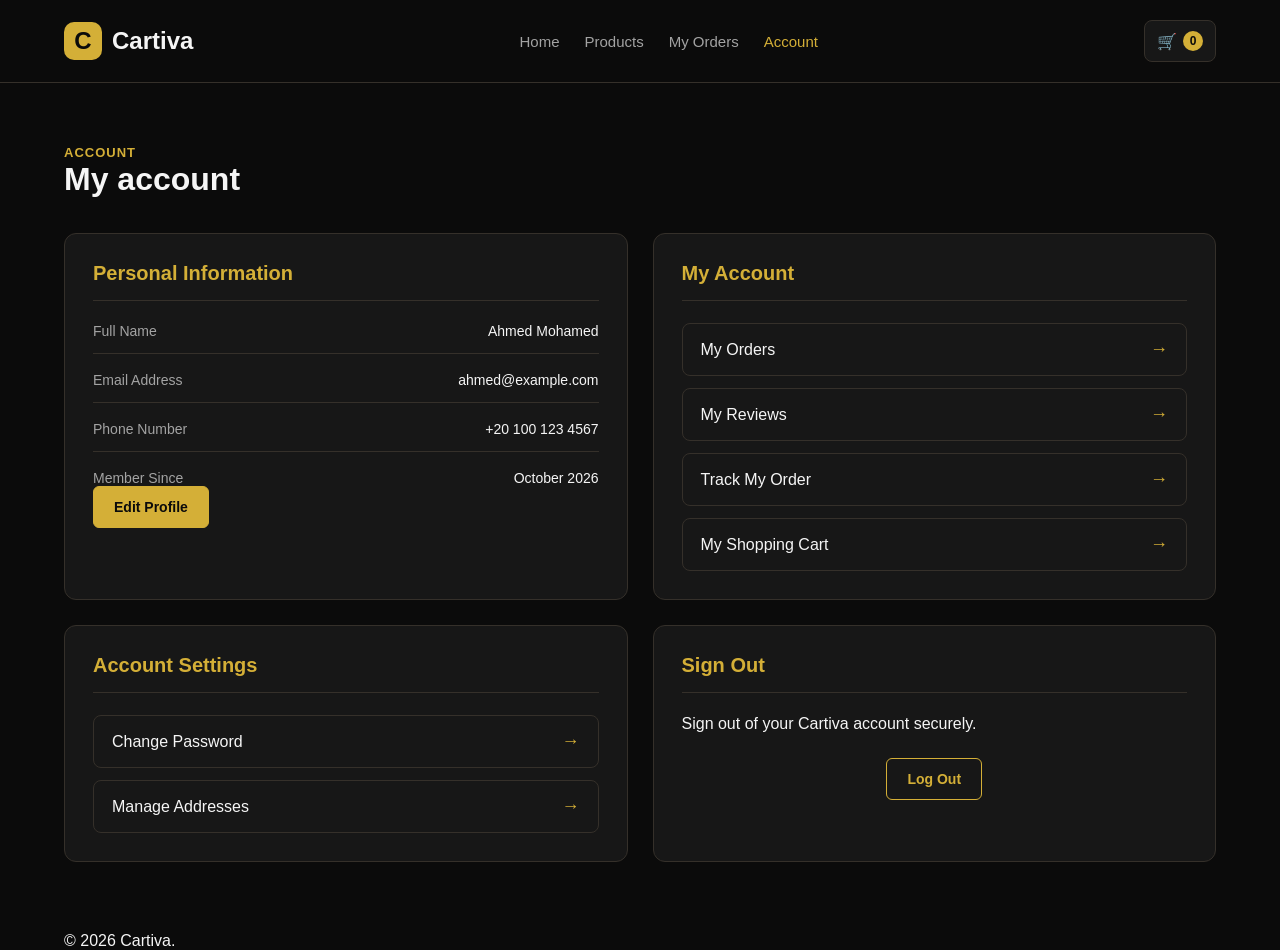
<file: OnlineStore-FrontEnd/html/account.html>
﻿<!DOCTYPE html>
<html lang="en">
<head>
    <meta charset="UTF-8">
    <meta name="viewport" content="width=device-width, initial-scale=1.0">

    <title>Account | Cartiva</title>

    <link rel="stylesheet" href="../css/style.css">
</head>

<body>

<header class="site-header">
    <div class="container nav">

        <a class="brand" href="index.html">
            <span class="brand-mark">C</span>
            Cartiva
        </a>

        <nav>
            <a href="index.html">Home</a>
            <a href="products.html">Products</a>
            <a href="orders.html">My Orders</a>
            <a class="active" href="account.html">Account</a>
        </nav>

        <div class="nav-actions">
            <a class="icon-btn" href="cart.html">
                🛒
                <span id="cart-count" class="badge">0</span>
            </a>
        </div>

    </div>
</header>

<main class="page">
    <div class="container">

        <div class="page-title">
            <span class="eyebrow">ACCOUNT</span>
            <h1>My account</h1>
        </div>


        <div id="account-view">

            <!-- Account Information -->
            <section class="account-card">
                <h2>Personal Information</h2>

                <div class="account-info">

                    <div class="account-row">
                        <span class="account-label">Full Name</span>
                        <span class="account-value">Ahmed Mohamed</span>
                    </div>

                    <div class="account-row">
                        <span class="account-label">Email Address</span>
                        <span class="account-value">ahmed@example.com</span>
                    </div>

                    <div class="account-row">
                        <span class="account-label">Phone Number</span>
                        <span class="account-value">+20 100 123 4567</span>
                    </div>

                    <div class="account-row">
                        <span class="account-label">Member Since</span>
                        <span class="account-value">October 2026</span>
                    </div>

                </div>

                <a href="#" class="account-button">Edit Profile</a>
            </section>

            <!-- Account Quick Links -->
            <section class="account-card">
                <h2>My Account</h2>

                <div class="account-actions">

                    <a href="orders.html" class="account-link">
                        <span>My Orders</span>
                        <span>→</span>
                    </a>

                    <a href="reviews.html" class="account-link">
                        <span>My Reviews</span>
                        <span>→</span>
                    </a>

                    <a href="tracking.html" class="account-link">
                        <span>Track My Order</span>
                        <span>→</span>
                    </a>

                    <a href="cart.html" class="account-link">
                        <span>My Shopping Cart</span>
                        <span>→</span>
                    </a>

                </div>
            </section>

            <!-- Account Settings -->
            <section class="account-card">
                <h2>Account Settings</h2>

                <div class="account-actions">

                    <a href="#" class="account-link">
                        <span>Change Password</span>
                        <span>→</span>
                    </a>

                    <a href="#" class="account-link">
                        <span>Manage Addresses</span>
                        <span>→</span>
                    </a>

                </div>
            </section>

            <!-- Sign Out -->
            <section class="account-card">
                <h2>Sign Out</h2>

                <p class="account-logout-text">
                    Sign out of your Cartiva account securely.
                </p>

                <a href="login.html" class="account-button account-logout">
                    Log Out
                </a>
            </section>

        </div>


    </div>
</main>

<footer class="footer">
    <div class="container copyright">
        © 2026 Cartiva.
    </div>
</footer>


</body>
</html>
</file>
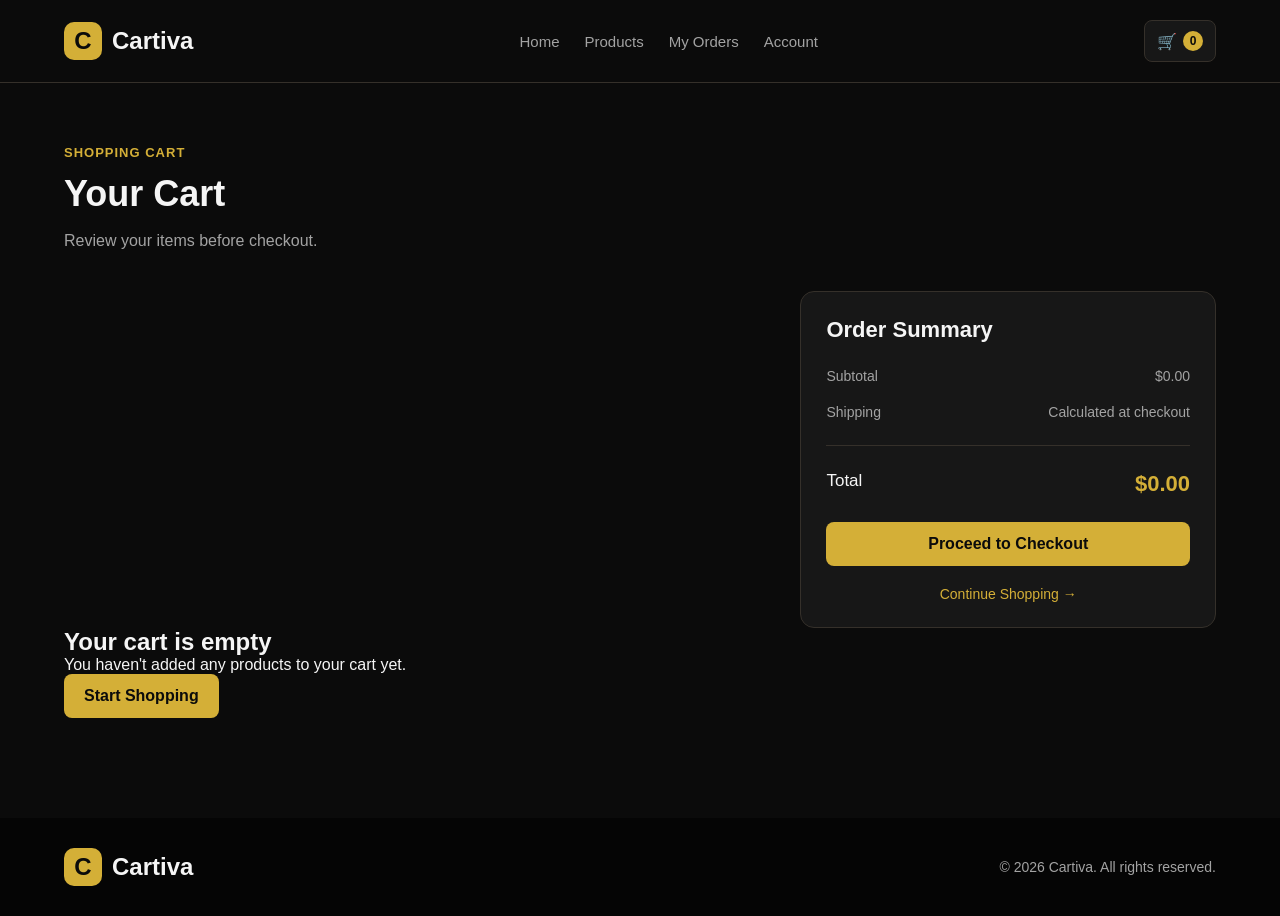
<file: OnlineStore-FrontEnd/html/cart.html>
﻿<!DOCTYPE html>
<html lang="en">
<head>
    <meta charset="UTF-8">
    <meta name="viewport" content="width=device-width, initial-scale=1.0">

    <title>Cart | Cartiva</title>

    <link rel="stylesheet" href="../css/style.css">
</head>

<body>

<header class="site-header">
    <div class="container nav">

        <a class="brand" href="index.html">
            <span class="brand-mark">C</span>
            Cartiva
        </a>

        <nav>
            <a href="index.html">Home</a>
            <a href="products.html">Products</a>
            <a href="orders.html">My Orders</a>
            <a href="profile.html">Account</a>
        </nav>

        <div class="nav-actions">
            <a class="icon-btn active-icon" href="cart.html" aria-label="Cart">
                🛒
                <span id="cart-count" class="badge">0</span>
            </a>
        </div>

    </div>
</header>

<main class="page">
    <div class="container">

        <div class="page-title cart-title">
            <span class="eyebrow">SHOPPING CART</span>
            <h1>Your Cart</h1>
            <p>Review your items before checkout.</p>
        </div>


        <div id="cart-view">

            <div class="cart-layout" id="cart-layout">

                <section class="cart-items" id="cart-items">
                    <!-- JavaScript will display cart products here -->
                </section>

                <aside class="cart-summary">

                    <h2>Order Summary</h2>

                    <div class="summary-row">
                        <span>Subtotal</span>
                        <span id="cart-subtotal">$0.00</span>
                    </div>

                    <div class="summary-row">
                        <span>Shipping</span>
                        <span>Calculated at checkout</span>
                    </div>

                    <div class="summary-divider"></div>

                    <div class="summary-row summary-total">
                        <span>Total</span>
                        <strong id="cart-total">$0.00</strong>
                    </div>

                    <a href="checkout.html" class="btn btn-primary checkout-btn">
                        Proceed to Checkout
                    </a>

                    <a href="products.html" class="continue-shopping">
                        Continue Shopping →
                    </a>

                </aside>

            </div>

            <div id="empty-cart" hidden>
                <h2>Your cart is empty</h2>
                <p>You haven't added any products to your cart yet.</p>
                <a href="products.html" class="btn btn-primary">
                    Start Shopping
                </a>
            </div>

        </div>


    </div>
</main>

<footer class="site-footer">
    <div class="container footer-content">

        <a class="brand" href="index.html">
            <span class="brand-mark">C</span>
            Cartiva
        </a>

        <p>&copy; 2026 Cartiva. All rights reserved.</p>

    </div>
</footer>
<script src="../js/cart.js"></script>
</body>
</html>
</file>
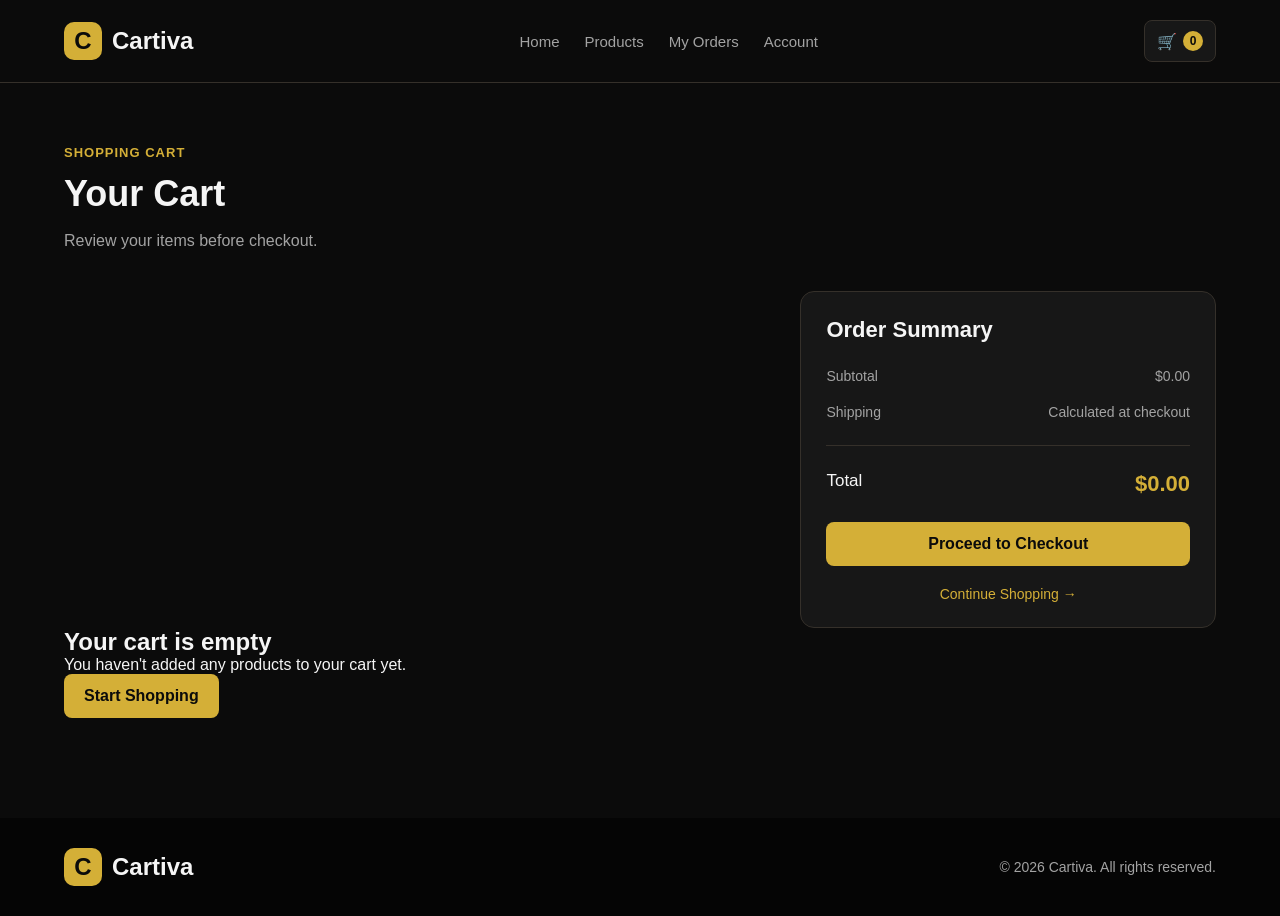
<file: OnlineStore-FrontEnd/html/checkout.html>
﻿<!DOCTYPE html>
<html lang="en">
<head>
    <meta charset="UTF-8">
    <meta name="viewport" content="width=device-width, initial-scale=1.0">

    <title>Checkout | Cartiva</title>

    <link rel="stylesheet" href="../css/style.css">
</head>

<body>

<header class="site-header">
    <div class="container nav">

        <a class="brand" href="index.html">
            <span class="brand-mark">C</span>
            Cartiva
        </a>

        <nav>
            <a href="index.html">Home</a>
            <a href="products.html">Products</a>
            <a href="cart.html">Cart</a>
            <a href="orders.html">My Orders</a>
        </nav>
        <div class="nav-actions">
            <a href="cart.html" class="icon-btn">
                🛒
                <span class="badge" id="cart-count">0</span>
            </a>
        </div>

    </div>
</header>

<main class="page">
    <div class="container">

        <div class="page-title checkout-title">
            <span class="eyebrow">CHECKOUT</span>
            <h1>Complete your order</h1>
            <p>Enter your shipping details and choose a payment method.</p>
        </div>

        <div class="checkout-grid">

            <form id="checkout-form" class="card form-card">

                <h2>Shipping &amp; Payment</h2>

                <div class="form-grid">

                    <label>
                        Full Name
                        <input
                                id="name"
                                name="name"
                                type="text"
                                placeholder="Enter your full name"
                                required
                        >
                    </label>

                    <label>
                        Email
                        <input
                                id="email"
                                name="email"
                                type="email"
                                placeholder="Enter your email"
                                required
                        >
                    </label>

                    <label class="full">
                        Address
                        <input
                                id="address"
                                name="address"
                                type="text"
                                placeholder="Street, city, country"
                                required
                        >
                    </label>

                    <label>
                        Phone
                        <input
                                id="phone"
                                name="phone"
                                type="tel"
                                placeholder="Enter your phone number"
                                required
                        >
                    </label>

                    <label>
                        Payment Method
                        <select id="payment" name="payment" required>
                            <option value="Cash on Delivery">
                                Cash on Delivery
                            </option>
                            <option value="Card">
                                Card
                            </option>
                        </select>
                    </label>

                </div>


                <div class="checkout-note">
                    <span class="note-icon">!</span>
                    <p>
                        Please review your shipping details before placing your order.
                    </p>
                </div>


                <button
                        class="btn btn-primary btn-block"
                        type="submit"
                >
                    Place Order
                </button>

            </form>


            <aside id="checkout-summary" class="card summary">

                <h2>Order Summary</h2>

                <p class="summary-items" id="summary-items">0 items in your cart</p>

                <div id="summary-products"></div>
                <div class="summary-row">
                    <span>Subtotal</span>
                    <span id="subtotal">$49.99</span>
                </div>

                <div class="summary-row">
                    <span>Shipping</span>
                    <span>Free</span>
                </div>

                <div class="summary-divider"></div>

                <div class="summary-row summary-total">
                    <span>Total</span>
                    <strong id="total">$49.99</strong>
                </div>

                <a href="cart.html" class="continue-shopping">
                    ← Back to Cart
                </a>

            </aside>


        </div>

    </div>
</main>

<footer class="site-footer">
    <div class="container footer-content">

        <a class="brand" href="index.html">
            <span class="brand-mark">C</span>
            Cartiva
        </a>

        <p>&copy; 2026 Cartiva. All rights reserved.</p>

    </div>
</footer>
<script src="../js/checkout.js"></script>
</body>
</html>
</file>
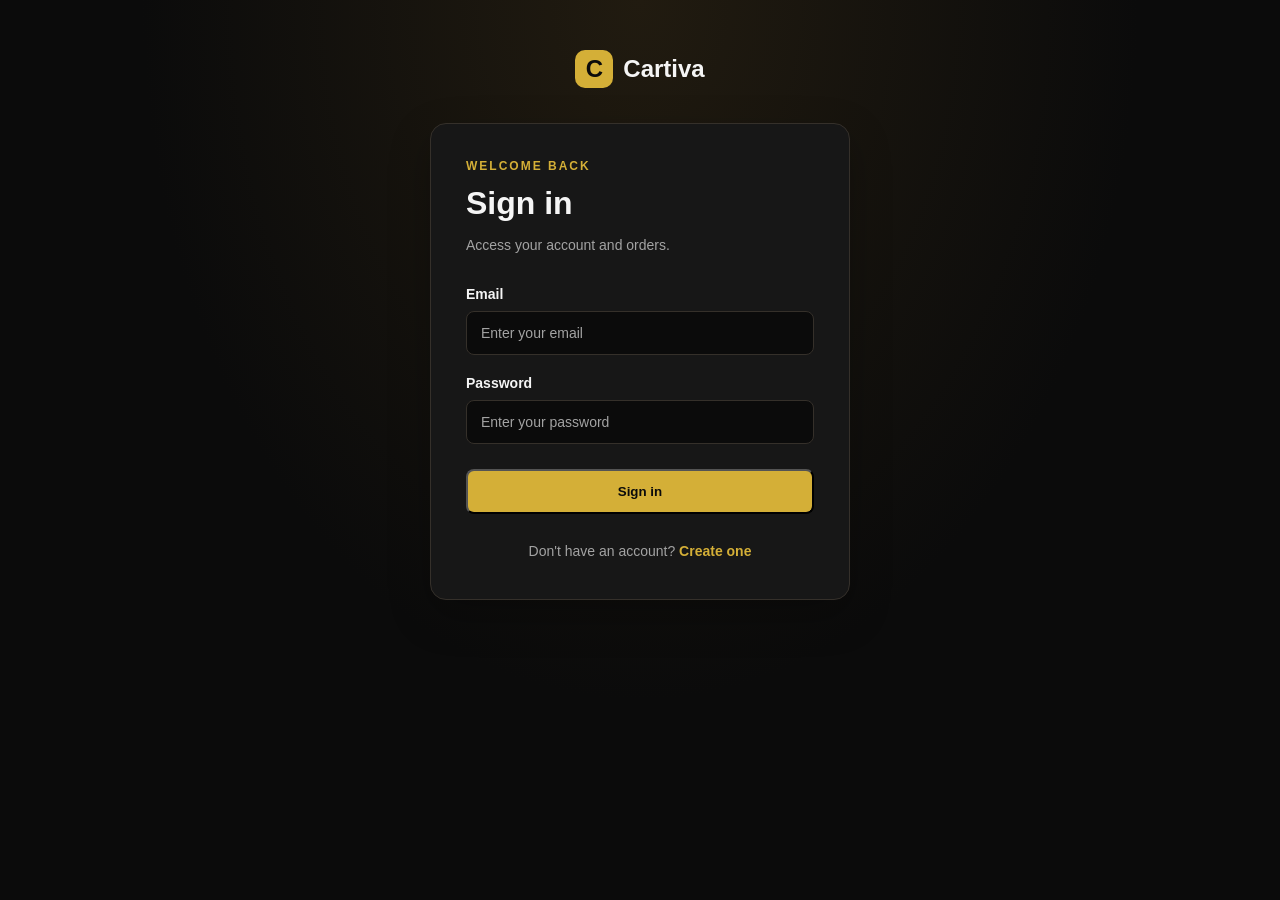
<file: OnlineStore-FrontEnd/html/login.html>
﻿<!DOCTYPE html>
<html lang="en">
<head>
    <meta charset="UTF-8">
    <meta name="viewport" content="width=device-width, initial-scale=1.0">

    <title>Login | Cartiva</title>

    <link rel="stylesheet" href="../css/style.css">
</head>

<body class="auth-page">

<div class="auth-wrap">

    <a class="brand auth-brand" href="index.html">
        <span class="brand-mark">C</span>
        Cartiva
    </a>

    <div class="auth-card">

        <span class="eyebrow">WELCOME BACK</span>

        <h1>Sign in</h1>

        <p class="muted-text">
            Access your account and orders.
        </p>

        <form id="login-form">

            <label for="email">
                Email

                <input
                        id="email"
                        name="email"
                        type="email"
                        placeholder="Enter your email"
                        required
                >
            </label>

            <label for="password">
                Password

                <input
                        id="password"
                        name="password"
                        type="password"
                        placeholder="Enter your password"
                        required
                >
            </label>

            <button type="submit" class="btn btn-primary btn-block">
                Sign in
            </button>

        </form>

        <p class="auth-switch">
            Don't have an account?
            <a href="register.html">Create one</a>
        </p>

    </div>

</div>

</body>
</html>
</file>
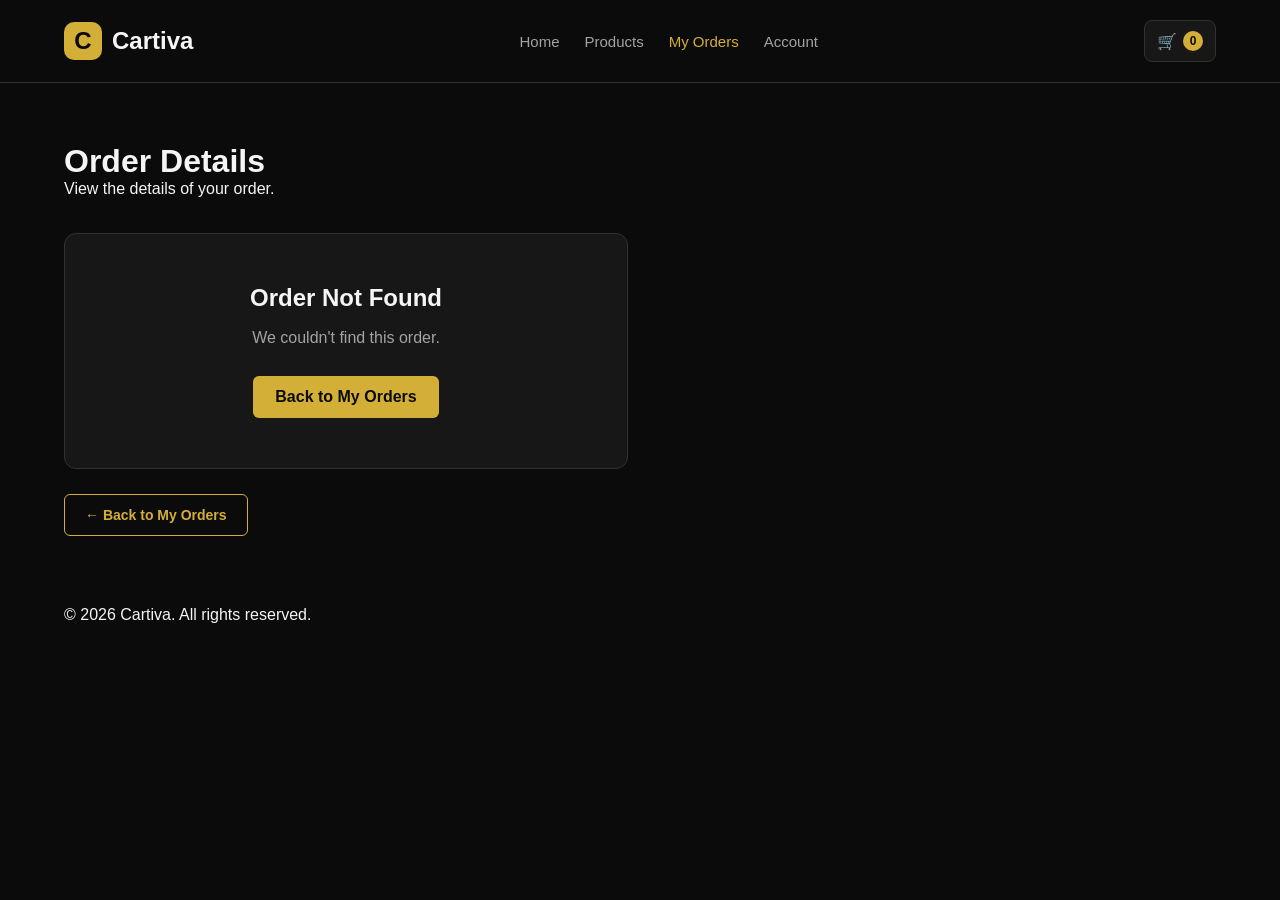
<file: OnlineStore-FrontEnd/html/orders-details.html>
﻿<!DOCTYPE html>
<html lang="en">

<head>

    <meta charset="UTF-8">

    <meta
            name="viewport"
            content="width=device-width, initial-scale=1.0"
    >

    <title>Order Details - Cartiva</title>

    <link rel="stylesheet" href="../css/style.css">


</head>

<body>

<header class="site-header">

    <div class="container nav">

        <a
                href="index.html"
                class="brand"
        >
            <span class="brand-mark">C</span>
            Cartiva
        </a>

        <nav>

            <a href="index.html">
                Home
            </a>

            <a href="products.html">
                Products
            </a>

            <a
                    href="orders.html"
                    class="active"
            >
                My Orders
            </a>

            <a href="account.html">
                Account
            </a>

        </nav>

        <div class="nav-actions">

            <a
                    href="cart.html"
                    class="icon-btn"
            >
                🛒

                <span
                        class="badge"
                        id="cart-count"
                >
                        0
                    </span>

            </a>

        </div>

    </div>

</header>


<main class="page">

    <div class="container">

        <div class="page-title">

            <h1>
                Order Details
            </h1>

            <p>
                View the details of your order.
            </p>

        </div>



        <div id="order-details"></div>

        <div class="order-detail-actions">

          

            <a href="orders.html" class="order-back-btn">
                ← Back to My Orders
            </a>

        </div>


    </div>

</main>


<footer class="footer">

    <div class="container">

        <p>
            © 2026 Cartiva. All rights reserved.
        </p>

    </div>

</footer>
<script src="../js/order-details.js"></script>
</body>

</html>
</file>
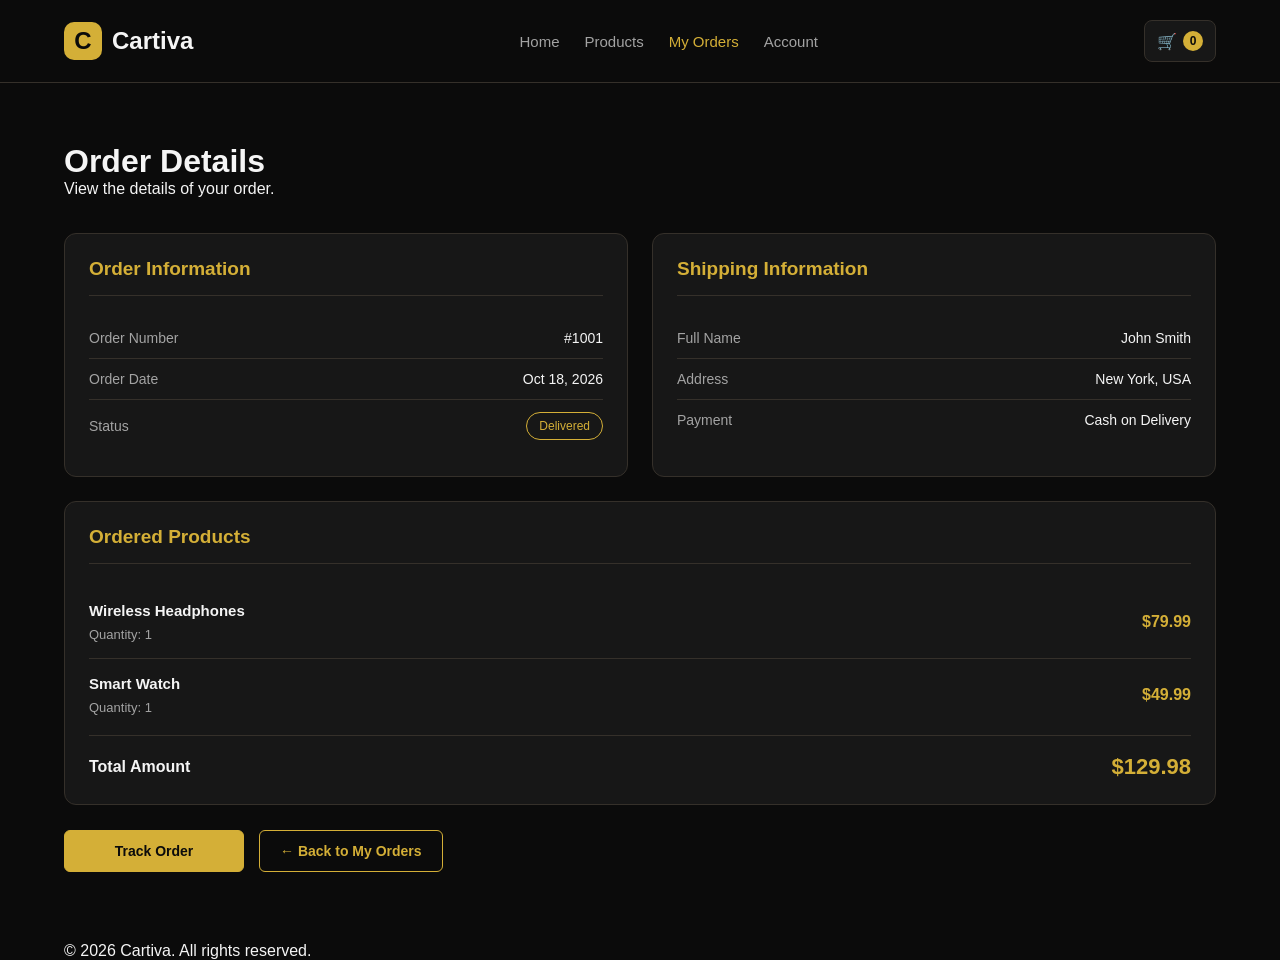
<file: OnlineStore-FrontEnd/html/Orders-details.html>
﻿<!DOCTYPE html>
<html lang="en">

<head>

    <meta charset="UTF-8">

    <meta
            name="viewport"
            content="width=device-width, initial-scale=1.0"
    >

    <title>Order Details - Cartiva</title>

    <link rel="stylesheet" href="../css/style.css">


</head>

<body>

<header class="site-header">

    <div class="container nav">

        <a
                href="index.html"
                class="brand"
        >
            <span class="brand-mark">C</span>
            Cartiva
        </a>

        <nav>

            <a href="index.html">
                Home
            </a>

            <a href="products.html">
                Products
            </a>

            <a
                    href="orders.html"
                    class="active"
            >
                My Orders
            </a>

            <a href="account.html">
                Account
            </a>

        </nav>

        <div class="nav-actions">

            <a
                    href="cart.html"
                    class="icon-btn"
            >
                🛒

                <span
                        class="badge"
                        id="cart-count"
                >
                        0
                    </span>

            </a>

        </div>

    </div>

</header>


<main class="page">

    <div class="container">

        <div class="page-title">

            <h1>
                Order Details
            </h1>

            <p>
                View the details of your order.
            </p>

        </div>



        <div id="order-details">

            <section class="order-detail-card">
                <h2>Order Information</h2>

                <div class="detail-row">
                    <span class="detail-label">Order Number</span>
                    <span class="detail-value">#1001</span>
                </div>

                <div class="detail-row">
                    <span class="detail-label">Order Date</span>
                    <span class="detail-value">Oct 18, 2026</span>
                </div>

                <div class="detail-row">
                    <span class="detail-label">Status</span>
                    <span class="detail-status">Delivered</span>
                </div>
            </section>

            <section class="order-detail-card">
                <h2>Shipping Information</h2>

                <div class="detail-row">
                    <span class="detail-label">Full Name</span>
                    <span class="detail-value">John Smith</span>
                </div>

                <div class="detail-row">
                    <span class="detail-label">Address</span>
                    <span class="detail-value">New York, USA</span>
                </div>

                <div class="detail-row">
                    <span class="detail-label">Payment</span>
                    <span class="detail-value">Cash on Delivery</span>
                </div>
            </section>

            <section class="order-detail-card order-detail-products">
                <h2>Ordered Products</h2>


                <div class="order-product">

                    <div class="order-product-info">
                        <h3>Wireless Headphones</h3>
                        <p>Quantity: 1</p>
                    </div>

                    <span class="order-product-price">$79.99</span>

                </div>

                <div class="order-product">

                    <div class="order-product-info">
                        <h3>Smart Watch</h3>
                        <p>Quantity: 1</p>
                    </div>

                    <span class="order-product-price">$49.99</span>

                </div>


                <div class="order-detail-total">
                    <span>Total Amount</span>
                    <strong>$129.98</strong>
                </div>
            </section>

        </div>

        <div class="order-detail-actions">

            <a href="tracking.html" class="track-order-btn">
                Track Order
            </a>

            <a href="orders.html" class="order-back-btn">
                ← Back to My Orders
            </a>

        </div>


    </div>

</main>


<footer class="footer">

    <div class="container">

        <p>
            © 2026 Cartiva. All rights reserved.
        </p>

    </div>

</footer>
</body>

</html>
</file>
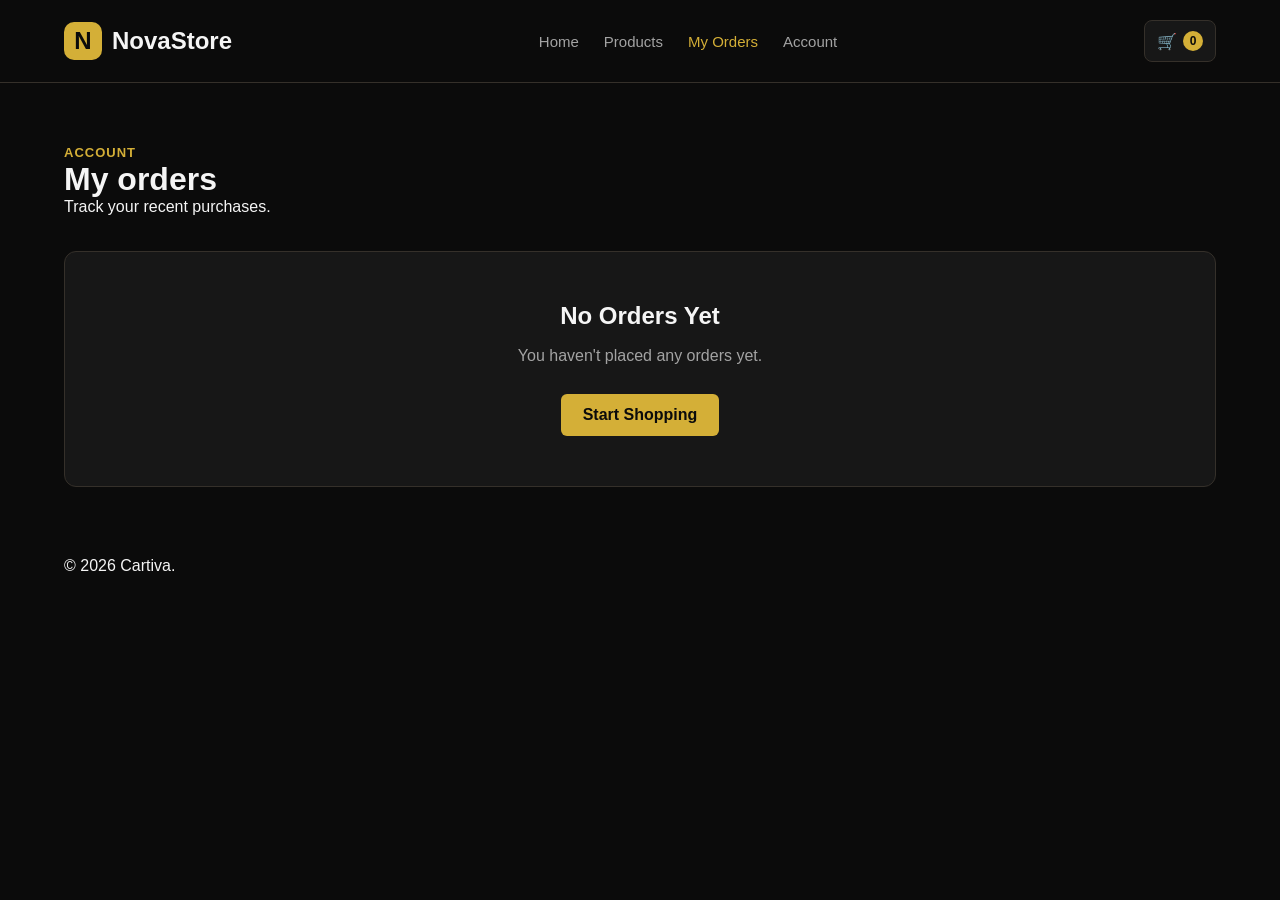
<file: OnlineStore-FrontEnd/html/orders.html>
﻿<!DOCTYPE html>
<html lang="en">
<head>
    <meta charset="UTF-8">
    <meta name="viewport" content="width=device-width, initial-scale=1.0">

    <title>Orders | Cartiva</title>

    <link rel="stylesheet" href="../css/style.css">
</head>

<body>

<header class="site-header">
    <div class="container nav">

        <a class="brand" href="index.html">
            <span class="brand-mark">N</span>
            NovaStore
        </a>

        <nav>
            <a href="index.html">Home</a>
            <a href="products.html">Products</a>
            <a class="active" href="orders.html">My Orders</a>
            <a href="account.html">Account</a>
        </nav>

        <div class="nav-actions">
            <a class="icon-btn" href="cart.html">
                🛒
                <span id="cart-count" class="badge">0</span>
            </a>
        </div>

    </div>
</header>

<main class="page">
    <div class="container">

        <div class="page-title">
            <span class="eyebrow">ACCOUNT</span>

            <h1>My orders</h1>

            <p>
                Track your recent purchases.
            </p>
        </div>


        <div id="orders-list"></div>


    </div>
</main>

<footer class="footer">
    <div class="container copyright">
        © 2026 Cartiva.
    </div>
</footer>
<script src="../js/orders.js"></script>
</body>
</html>
</file>
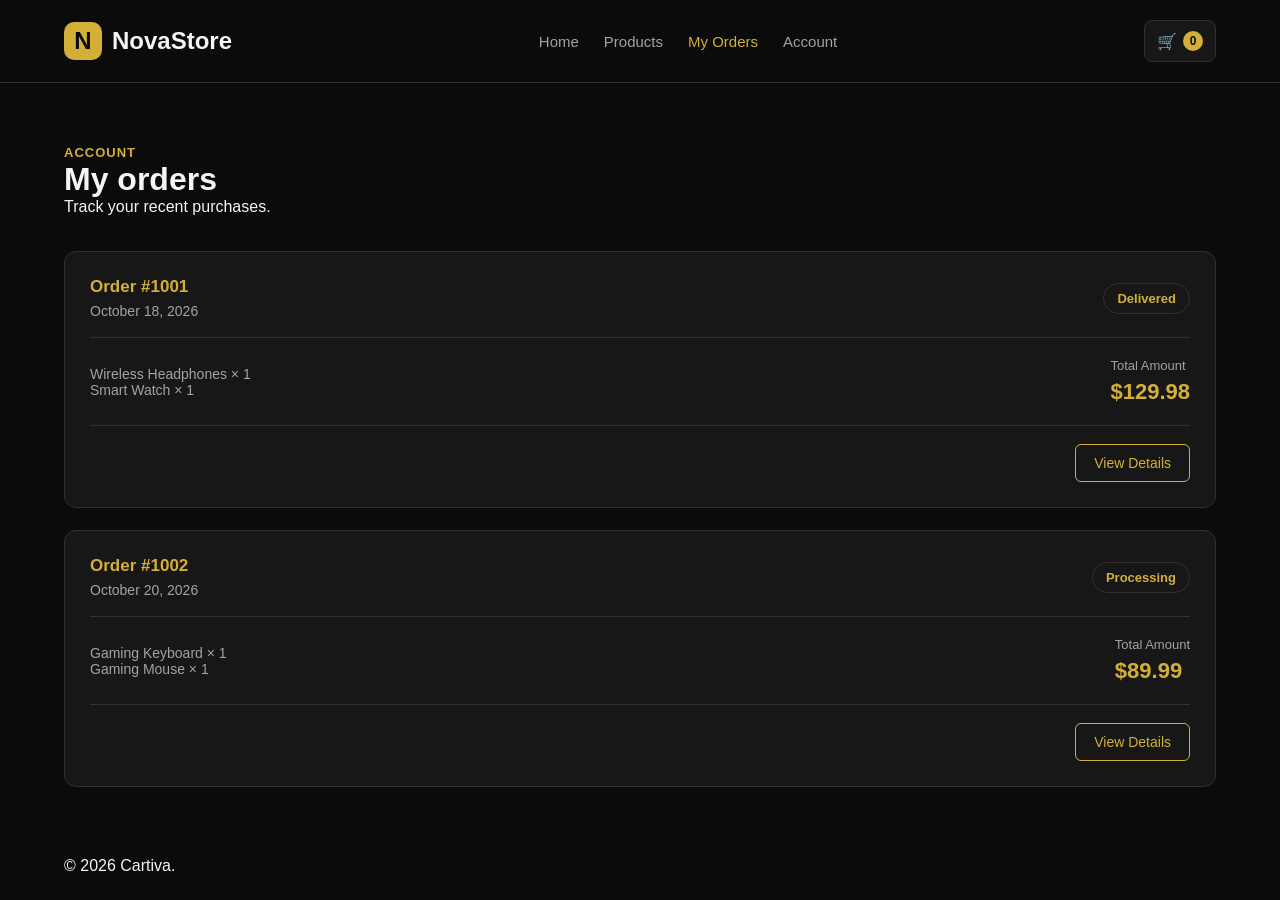
<file: OnlineStore-FrontEnd/html/Orders.html>
﻿<!DOCTYPE html>
<html lang="en">
<head>
    <meta charset="UTF-8">
    <meta name="viewport" content="width=device-width, initial-scale=1.0">

    <title>Orders | Cartiva</title>

    <link rel="stylesheet" href="../css/style.css">
</head>

<body>

<header class="site-header">
    <div class="container nav">

        <a class="brand" href="index.html">
            <span class="brand-mark">N</span>
            NovaStore
        </a>

        <nav>
            <a href="index.html">Home</a>
            <a href="products.html">Products</a>
            <a class="active" href="orders.html">My Orders</a>
            <a href="account.html">Account</a>
        </nav>

        <div class="nav-actions">
            <a class="icon-btn" href="cart.html">
                🛒
                <span id="cart-count" class="badge">0</span>
            </a>
        </div>

    </div>
</header>

<main class="page">
    <div class="container">

        <div class="page-title">
            <span class="eyebrow">ACCOUNT</span>

            <h1>My orders</h1>

            <p>
                Track your recent purchases.
            </p>
        </div>


        <div id="orders-list">

            <!-- Order 1 -->
            <div class="order-card">

                <div class="order-header">
                    <div>
                        <h3 class="order-number">Order #1001</h3>
                        <p class="order-date">October 18, 2026</p>
                    </div>

                    <span class="order-status">Delivered</span>
                </div>

                <div class="order-details">

                    <div class="order-items">
                        <p>Wireless Headphones × 1</p>
                        <p>Smart Watch × 1</p>
                    </div>

                    <div class="order-total">
                        <span>Total Amount</span>
                        <strong>$129.98</strong>
                    </div>

                </div>

                <div class="order-actions">
                    <a href="Orders-details.html" class="order-details-btn">View Details</a>
                </div>

            </div>

            <!-- Order 2 -->
            <div class="order-card">

                <div class="order-header">
                    <div>
                        <h3 class="order-number">Order #1002</h3>
                        <p class="order-date">October 20, 2026</p>
                    </div>

                    <span class="order-status">Processing</span>
                </div>

                <div class="order-details">

                    <div class="order-items">
                        <p>Gaming Keyboard × 1</p>
                        <p>Gaming Mouse × 1</p>
                    </div>

                    <div class="order-total">
                        <span>Total Amount</span>
                        <strong>$89.99</strong>
                    </div>

                </div>


                <div class="order-actions">
                    <a href="Orders-details.html" class="order-details-btn">View Details</a>
                </div>


            </div>

        </div>


    </div>
</main>

<footer class="footer">
    <div class="container copyright">
        © 2026 Cartiva.
    </div>
</footer>

</body>
</html>
</file>
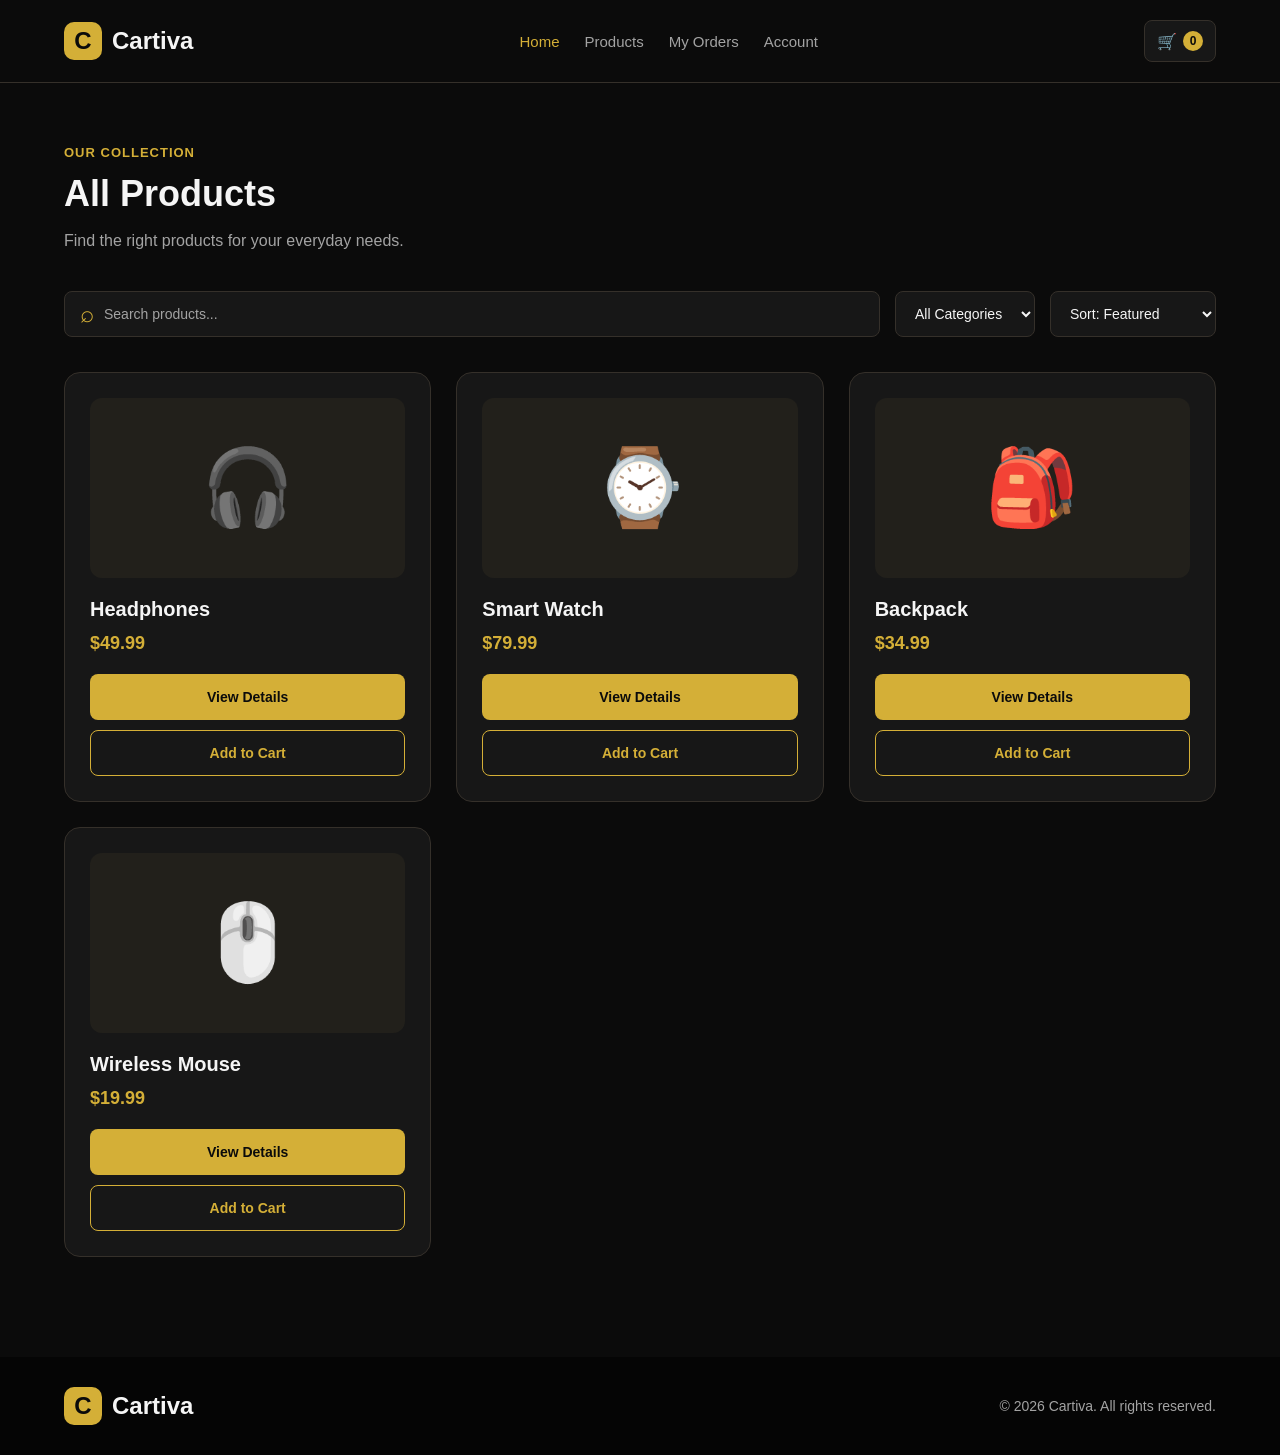
<file: OnlineStore-FrontEnd/html/product-details.html>
﻿
<!DOCTYPE html>
<html lang="en">
<head>
    <meta charset="UTF-8">
    <meta name="viewport" content="width=device-width, initial-scale=1.0">

    <title>Product Details | Cartiva</title>

    <link rel="stylesheet" href="../css/style.css">
</head>

<body>

<header class="site-header">
    <div class="container nav">

        <a class="brand" href="index.html">
            <span class="brand-mark">C</span>
            Cartiva
        </a>

        <nav>
            <a class="active" href="index.html">Home</a>
            <a href="products.html">Products</a>
            <a href="orders.html">My Orders</a>
            <a href="profile.html">Account</a>
        </nav>

        <div class="nav-actions">
            <a class="icon-btn" href="cart.html" aria-label="Cart">
                🛒 <span id="cart-count" class="badge">0</span>
            </a>

            <button id="mobile-menu" class="icon-btn mobile-only">
                ☰
            </button>
        </div>

    </div>
</header>

<main class="page">
    <div class="container">

        <div class="product-details">

            <div class="product-details-image">
                🎧
            </div>

            <div class="product-details-info">

                <span class="eyebrow">PRODUCT DETAILS</span>

                <h1>Headphones</h1>

                <p class="details-description">
                    Comfortable headphones for everyday use.
                    Enjoy your favorite music with ease.
                </p>

                <p class="details-price">$49.99</p>

                <p class="details-quantity">
                    Available Quantity:
                    <span>10</span>
                </p>

                
                <div class="quantity-control">

                    <label for="quantity">Quantity:</label>

                    <div class="quantity-input">

                        <button type="button" class="quantity-btn" aria-label="Decrease quantity">
                            −
                        </button>

                        <input
                                type="number"
                                id="quantity"
                                name="quantity"
                                value="1"
                                min="1"
                                max="10"
                        >

                        <button type="button" class="quantity-btn" aria-label="Increase quantity">
                            +
                        </button>

                    </div>

                </div>

                <div class="product-actions">

                    <div class="product-actions-row">

                        <button type="button" class="btn btn-primary add-to-cart">
                            Add to Cart
                        </button>

                        <a class="back-link" href="reviews.html">
                            Read Reviews
                        </a>

                    </div>

                    <a class="back-link back-to-products" href="products.html">
                        ← Back to Products
                    </a>

                </div>

            </div>

        </div>

    </div>
</main>

<footer class="site-footer">
    <div class="container footer-content">

        <a class="brand" href="index.html">
            <span class="brand-mark">C</span>
            Cartiva
        </a>

        <p>
            &copy; 2026 Cartiva. All rights reserved.
        </p>

    </div>
</footer>
<script src="../js/product-details.js"></script>
</body>
</html>
</file>
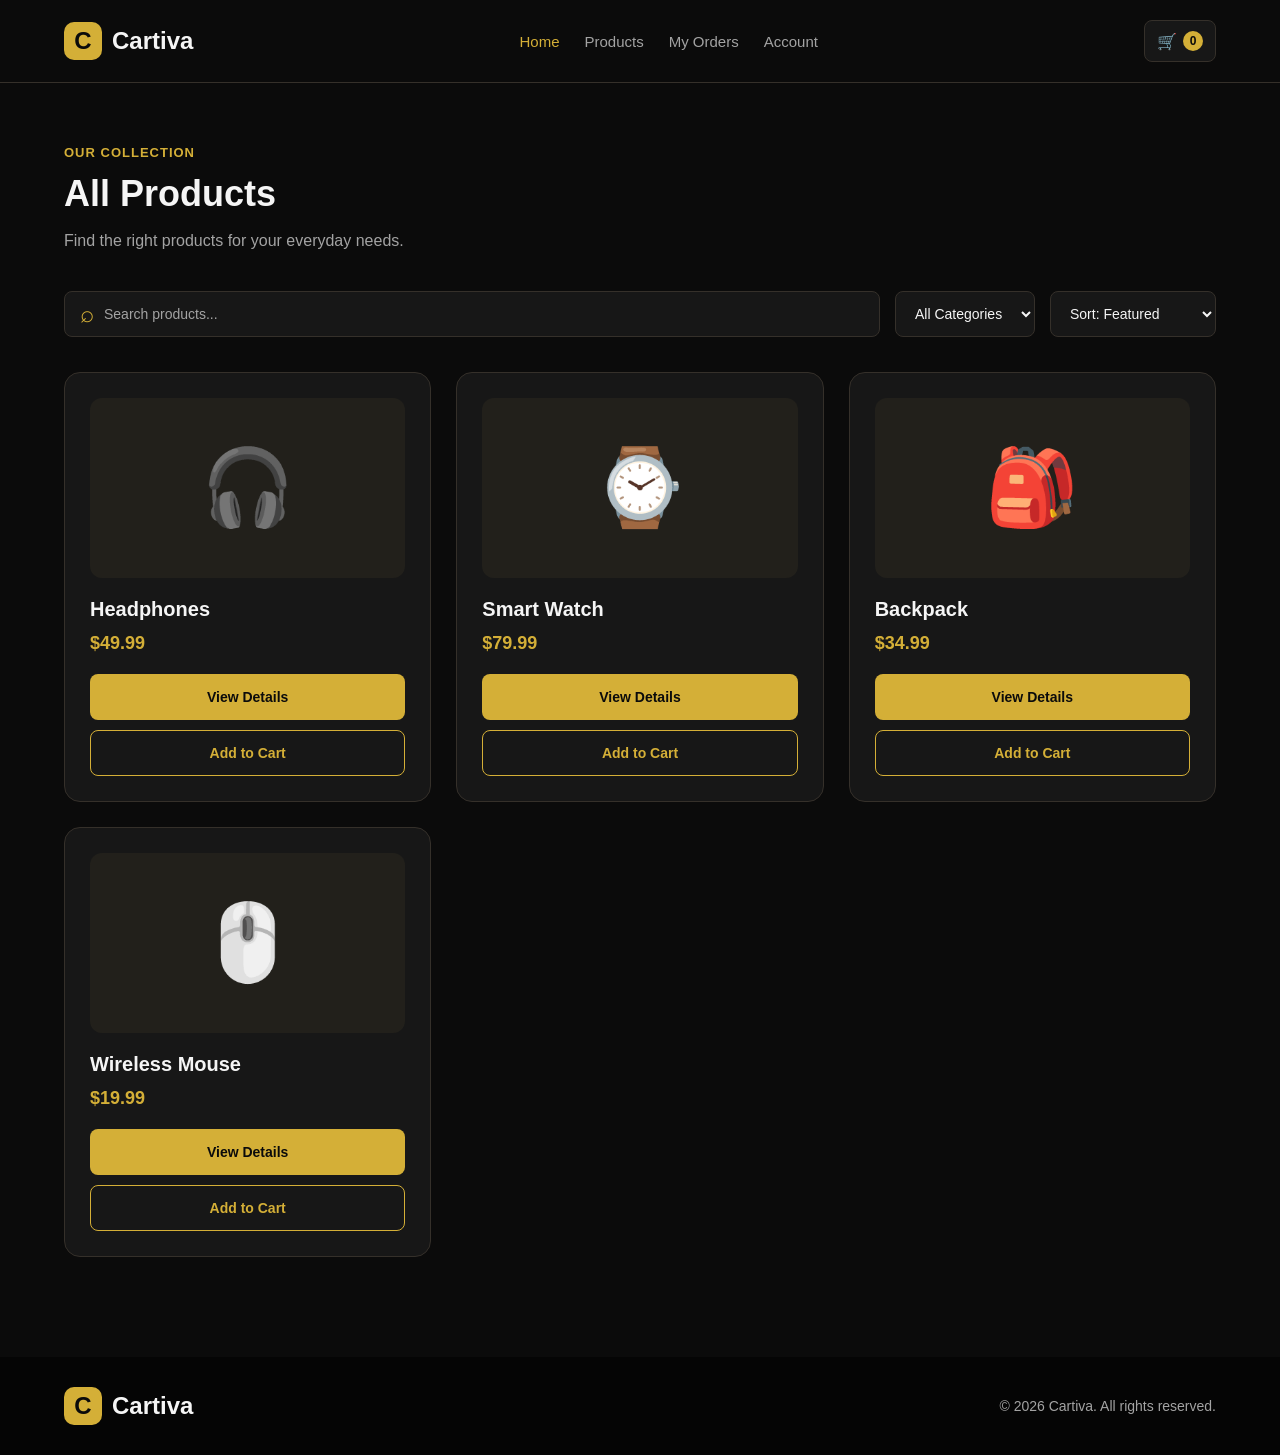
<file: OnlineStore-FrontEnd/html/products.html>
﻿
<!DOCTYPE html>
<html lang="en">
<head>
    <meta charset="UTF-8">
    <meta name="viewport" content="width=device-width, initial-scale=1.0">

    <title>Products | Cartiva</title>

    <link rel="stylesheet" href="../css/style.css">
</head>

<body>

<header class="site-header">
    <div class="container nav">

        <a class="brand" href="index.html">
            <span class="brand-mark">C</span>
            Cartiva
        </a>

        <nav>
            <a class="active" href="index.html">Home</a>
            <a href="products.html">Products</a>
            <a href="orders.html">My Orders</a>
            <a href="profile.html">Account</a>
        </nav>

        <div class="nav-actions">
            <a class="icon-btn" href="cart.html" aria-label="Cart">
                🛒 <span id="cart-count" class="badge">0</span>
            </a>

            <button id="mobile-menu" class="icon-btn mobile-only">
                ☰
            </button>
        </div>

    </div>
</header>

<main class="page">
    <div class="container">

        <div class="page-title products-title">
            <div>
                <span class="eyebrow">OUR COLLECTION</span>

                <h1>All Products</h1>

                <p>
                    Find the right products for your everyday needs.
                </p>
            </div>
        </div>

        <div class="filters">

            <div class="search-box">
                <span>⌕</span>

                <input
                        type="search"
                        id="search-input"
                        placeholder="Search products..."
                >
            </div>

            <select id="category-filter">
                <option value="">All Categories</option>
                <option value="electronics">Electronics</option>
                <option value="accessories">Accessories</option>
            </select>

            <select id="sort-filter">
                <option value="default">Sort: Featured</option>
                <option value="price-asc">Price: Low to High</option>
                <option value="price-desc">Price: High to Low</option>
            </select>

        </div>

        <section class="product-grid">

            <article class="product-card"
                     data-id="1"
                     data-category="electronics">
                <div class="product-image">
                    🎧
                </div>

                <h3>Headphones</h3>

                <p class="product-price">$49.99</p>

                <div class="product-actions">
                    <a class="btn btn-primary"
                       href="product-details.html?id=1">
                        View Details
                    </a>

                    <button class="btn btn-add-cart"
                            type="button"
                            data-id="1">
                        Add to Cart
                    </button>
                </div>
            </article>

            <article class="product-card"
                     data-id="2"
                     data-category="electronics">
                <div class="product-image">
                    ⌚
                </div>

                <h3>Smart Watch</h3>

                <p class="product-price">$79.99</p>

                <div class="product-actions">
                    <a class="btn btn-primary"
                       href="product-details.html?id=2">
                        View Details
                    </a>

                    <button class="btn btn-add-cart"
                            type="button"
                            data-id="2">
                        Add to Cart
                    </button>
                </div>
            </article>

            <article class="product-card"
                     data-id="3"
                     data-category="accessories">
                <div class="product-image">
                    🎒
                </div>

                <h3>Backpack</h3>

                <p class="product-price">$34.99</p>

                <div class="product-actions">
                    <a class="btn btn-primary"
                       href="product-details.html?id=3">
                        View Details
                    </a>

                    <button class="btn btn-add-cart"
                            type="button"
                            data-id="3">
                        Add to Cart
                    </button>
                </div>
            </article>

            <article class="product-card"
                     data-id="4"
                     data-category="electronics">
                <div class="product-image">
                    🖱️
                </div>

                <h3>Wireless Mouse</h3>

                <p class="product-price">$19.99</p>

                <div class="product-actions">
                    <a class="btn btn-primary"
                       href="product-details.html?id=4">
                        View Details
                    </a>

                    <button class="btn btn-add-cart"
                            type="button"
                            data-id="4">
                        Add to Cart
                    </button>
                </div>
            </article>

        </section>

    </div>
</main>

<footer class="site-footer">
    <div class="container footer-content">

        <a class="brand" href="index.html">
            <span class="brand-mark">C</span>
            Cartiva
        </a>

        <p>
            &copy; 2026 Cartiva. All rights reserved.
        </p>

    </div>
</footer>
<script src="../js/products.js"></script>
</body>
</html>
</file>
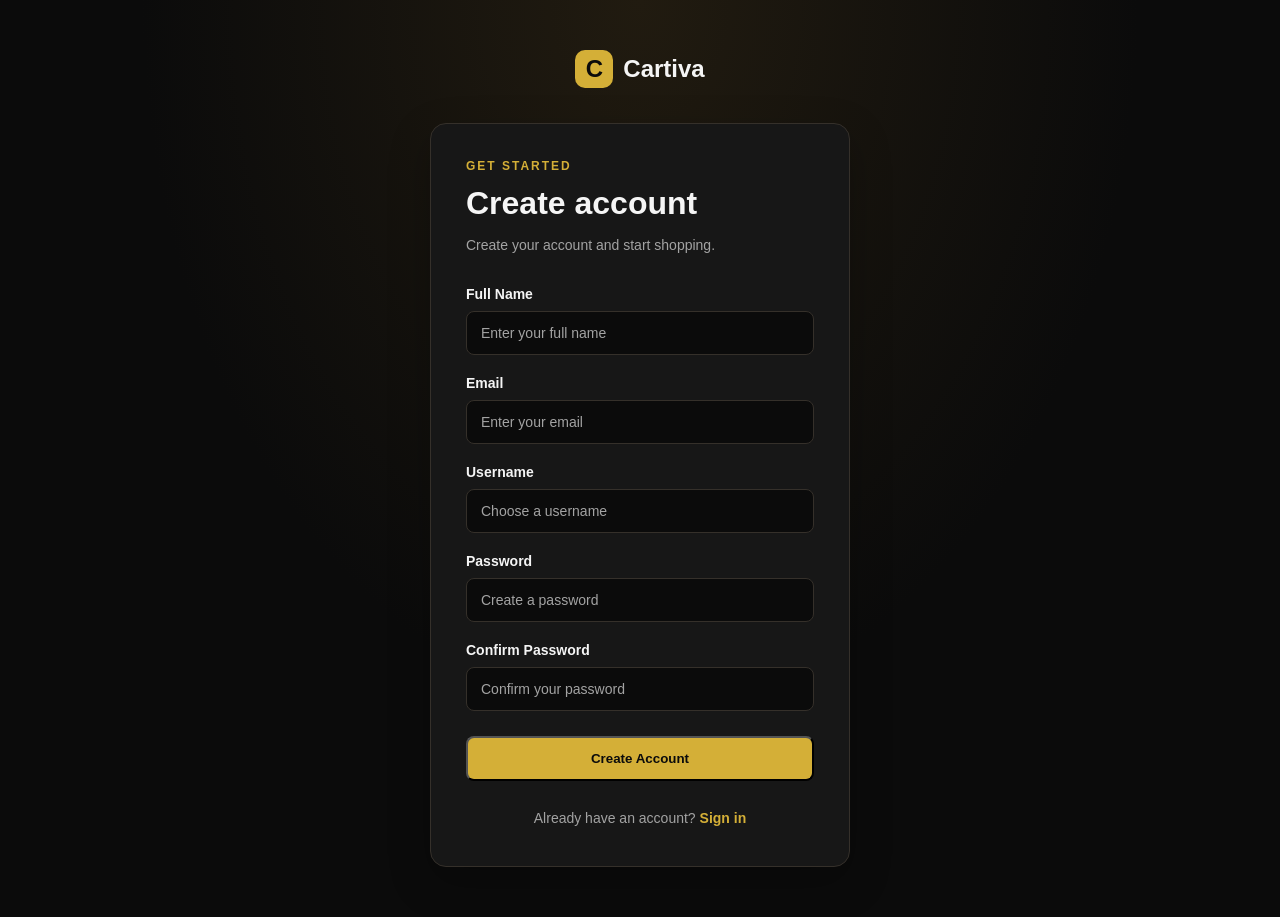
<file: OnlineStore-FrontEnd/html/register.html>
﻿<!DOCTYPE html>
<html lang="en">
<head>
    <meta charset="UTF-8">
    <meta name="viewport" content="width=device-width, initial-scale=1.0">

    <title>Create Account | Cartiva</title>

    <link rel="stylesheet" href="../css/style.css">
</head>

<body class="auth-page">

<div class="auth-wrap">

    <a class="brand auth-brand" href="index.html">
        <span class="brand-mark">C</span>
        Cartiva
    </a>

    <div class="auth-card">

        <span class="eyebrow">GET STARTED</span>

        <h1>Create account</h1>

        <p class="muted-text">
            Create your account and start shopping.
        </p>

        <form id="register-form">

            <label for="name">
                Full Name

                <input
                        id="name"
                        name="name"
                        type="text"
                        placeholder="Enter your full name"
                        required
                >
            </label>

            <label for="email">
                Email

                <input
                        id="email"
                        name="email"
                        type="email"
                        placeholder="Enter your email"
                        required
                >
            </label>

            <label for="username">
                Username

                <input
                        id="username"
                        name="username"
                        type="text"
                        placeholder="Choose a username"
                        required
                >
            </label>

            <label for="password">
                Password

                <input
                        id="password"
                        name="password"
                        type="password"
                        placeholder="Create a password"
                        minlength="6"
                        required
                >
            </label>

            <label for="confirmPassword">
                Confirm Password

                <input
                        id="confirmPassword"
                        name="confirmPassword"
                        type="password"
                        placeholder="Confirm your password"
                        minlength="6"
                        required
                >
            </label>

            <button type="submit" class="btn btn-primary btn-block">
                Create Account
            </button>

        </form>

        <p class="auth-switch">
            Already have an account?
            <a href="login.html">Sign in</a>
        </p>

    </div>

</div>

</body>
</html>
</file>
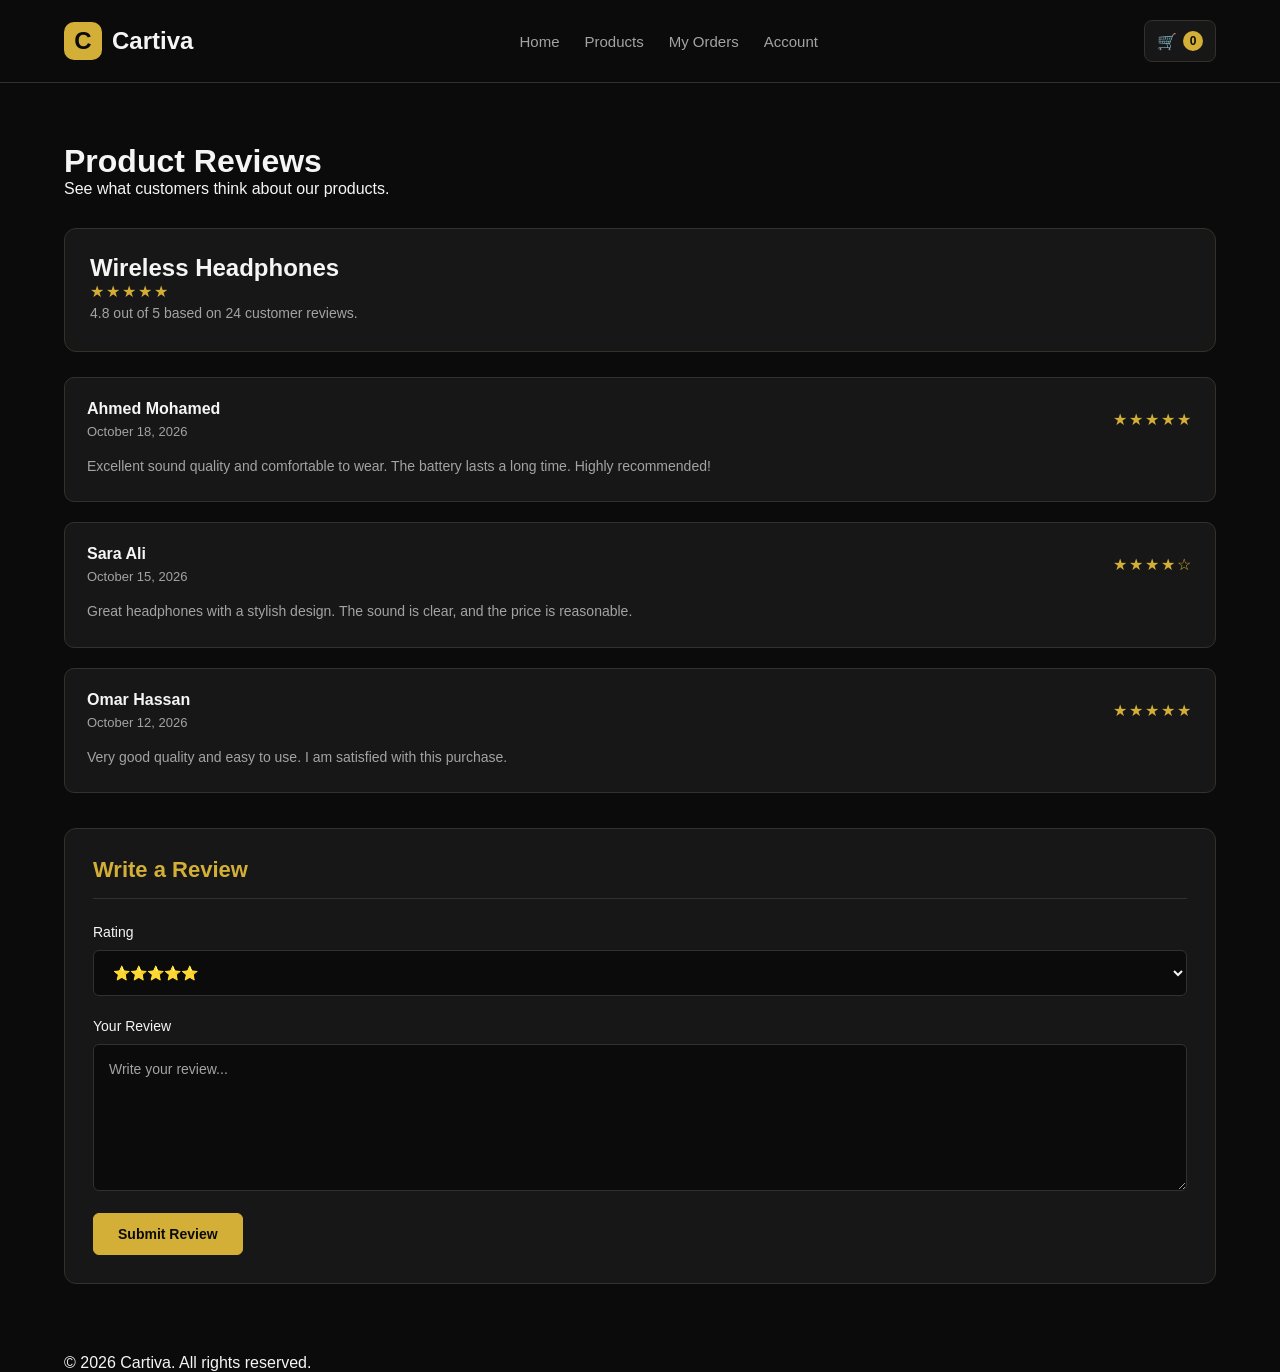
<file: OnlineStore-FrontEnd/html/reviews.html>
﻿<!DOCTYPE html>
<html lang="en">

<head>
    <meta charset="UTF-8">
    <meta
            name="viewport"
            content="width=device-width, initial-scale=1.0"
    >

    <title>Product Reviews - Cartiva</title>

    <link rel="stylesheet" href="../css/style.css">

</head>

<body>

<header class="site-header">

    <div class="container nav">

        <a
                href="index.html"
                class="brand"
        >
            <span class="brand-mark">C</span>
            Cartiva
        </a>

        <nav>

            <a href="index.html">
                Home
            </a>

            <a href="products.html">
                Products
            </a>

            <a href="orders.html">
                My Orders
            </a>

            <a href="account.html">
                Account
            </a>

        </nav>

        <div class="nav-actions">

            <a
                    href="cart.html"
                    class="icon-btn"
            >
                🛒
                <span
                        class="badge"
                        id="cart-count"
                >
                        0
                    </span>
            </a>

        </div>

    </div>

</header>


<main class="page">

    <div class="container">

        <div class="page-title">

            <h1>
                Product Reviews
            </h1>

            <p>
                See what customers think about our products.
            </p>

        </div>


        <div id="reviews-product" class="review-product">

            <h2>Wireless Headphones</h2>

            <p class="review-rating">★★★★★</p>

            <p class="review-text">
                4.8 out of 5 based on 24 customer reviews.
            </p>

        </div>

        <div id="reviews-list" class="reviews-list">

            <!-- Review 1 -->
            <div class="review-item">

                <div class="review-header">
                    <div>
                        <h3 class="review-author">Ahmed Mohamed</h3>
                        <p class="review-date">October 18, 2026</p>
                    </div>

                    <span class="review-rating">★★★★★</span>
                </div>

                <p class="review-text">
                    Excellent sound quality and comfortable to wear.
                    The battery lasts a long time. Highly recommended!
                </p>

            </div>

            <!-- Review 2 -->
            <div class="review-item">

                <div class="review-header">
                    <div>
                        <h3 class="review-author">Sara Ali</h3>
                        <p class="review-date">October 15, 2026</p>
                    </div>

                    <span class="review-rating">★★★★☆</span>
                </div>

                <p class="review-text">
                    Great headphones with a stylish design.
                    The sound is clear, and the price is reasonable.
                </p>

            </div>

            <!-- Review 3 -->
            <div class="review-item">

                <div class="review-header">
                    <div>
                        <h3 class="review-author">Omar Hassan</h3>
                        <p class="review-date">October 12, 2026</p>
                    </div>

                    <span class="review-rating">★★★★★</span>
                </div>

                <p class="review-text">
                    Very good quality and easy to use.
                    I am satisfied with this purchase.
                </p>

            </div>

        </div>


        <div class="card review-form-card">

            <h2>
                Write a Review
            </h2>

            <form id="review-form">

                <label>
                    Rating

                    <select id="review-rating">

                        <option value="5">
                            ⭐⭐⭐⭐⭐
                        </option>

                        <option value="4">
                            ⭐⭐⭐⭐
                        </option>

                        <option value="3">
                            ⭐⭐⭐
                        </option>

                        <option value="2">
                            ⭐⭐
                        </option>

                        <option value="1">
                            ⭐
                        </option>

                    </select>

                </label>


                <label>
                    Your Review

                    <textarea
                            id="review-text"
                            rows="5"
                            placeholder="Write your review..."
                            required
                    ></textarea>

                </label>


                <button
                        type="submit"
                        class="btn btn-primary"
                >
                    Submit Review
                </button>

            </form>

        </div>

    </div>

</main>


<footer class="footer">

    <div class="container">

        <p>
            © 2026 Cartiva. All rights reserved.
        </p>

    </div>

</footer>

</body>

</html>
</file>
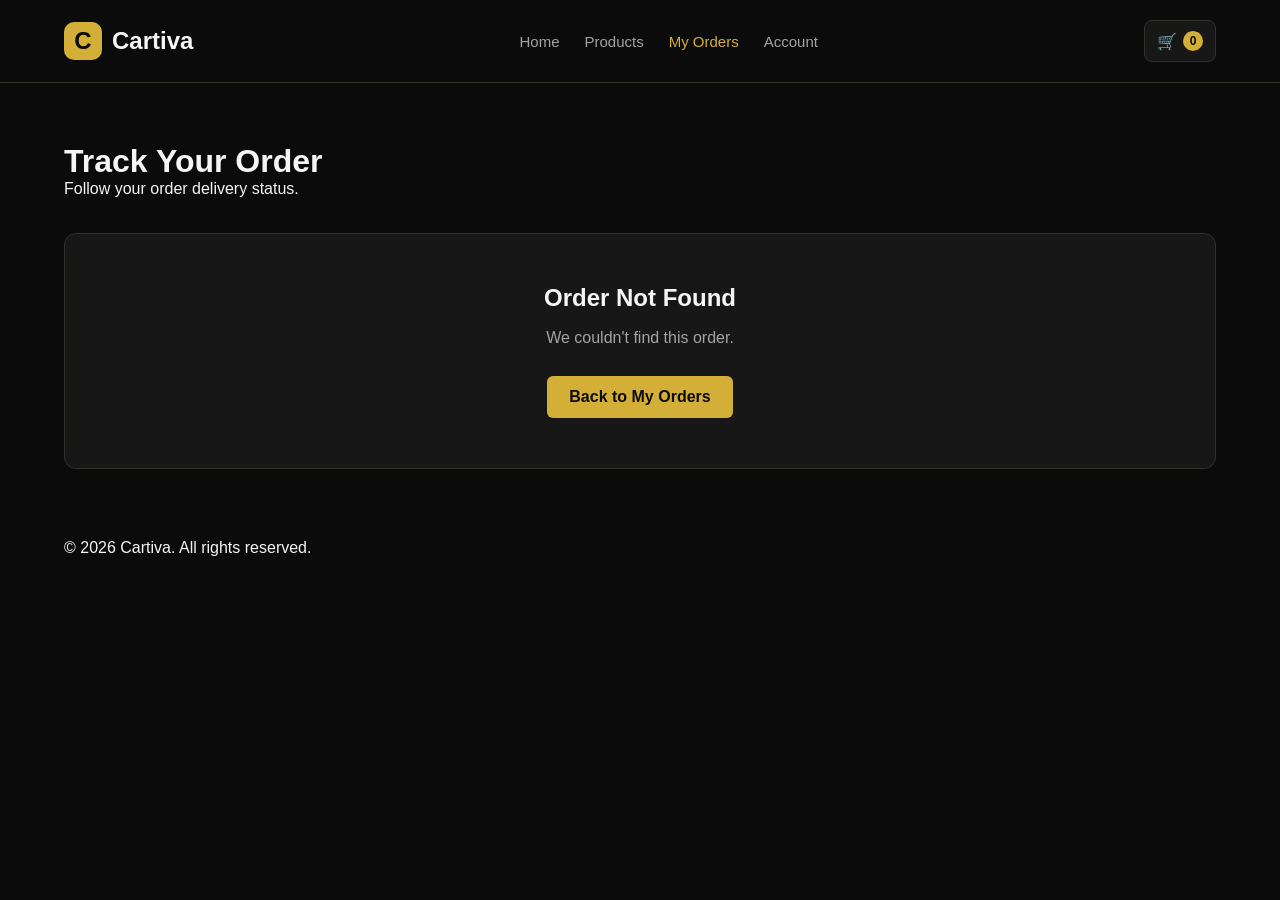
<file: OnlineStore-FrontEnd/html/tracking.html>
﻿<!DOCTYPE html>
<html lang="en">

<head>

    <meta charset="UTF-8">

    <meta
            name="viewport"
            content="width=device-width, initial-scale=1.0"
    >

    <title>Track Order - Cartiva</title>

    <link rel="stylesheet" href="../css/style.css">


</head>

<body>

<header class="site-header">

    <div class="container nav">

        <a
                href="index.html"
                class="brand"
        >
            <span class="brand-mark">C</span>
            Cartiva
        </a>

        <nav>

            <a href="index.html">
                Home
            </a>

            <a href="products.html">
                Products
            </a>

            <a
                    href="orders.html"
                    class="active"
            >
                My Orders
            </a>

            <a href="account.html">
                Account
            </a>

        </nav>

        <div class="nav-actions">

            <a
                    href="cart.html"
                    class="icon-btn"
            >
                🛒

                <span
                        class="badge"
                        id="cart-count"
                >
                        0
                    </span>

            </a>

        </div>

    </div>

</header>


<main class="page">

    <div class="container">

        <div class="page-title">

            <h1>
                Track Your Order
            </h1>

            <p>
                Follow your order delivery status.
            </p>

        </div>



        <div id="tracking-content">
        </div>


    </div>

</main>


<footer class="footer">

    <div class="container">

        <p>
            © 2026 Cartiva. All rights reserved.
        </p>

    </div>

</footer>

<script src="../js/tracking.js"></script>

</body>

</html>
</file>
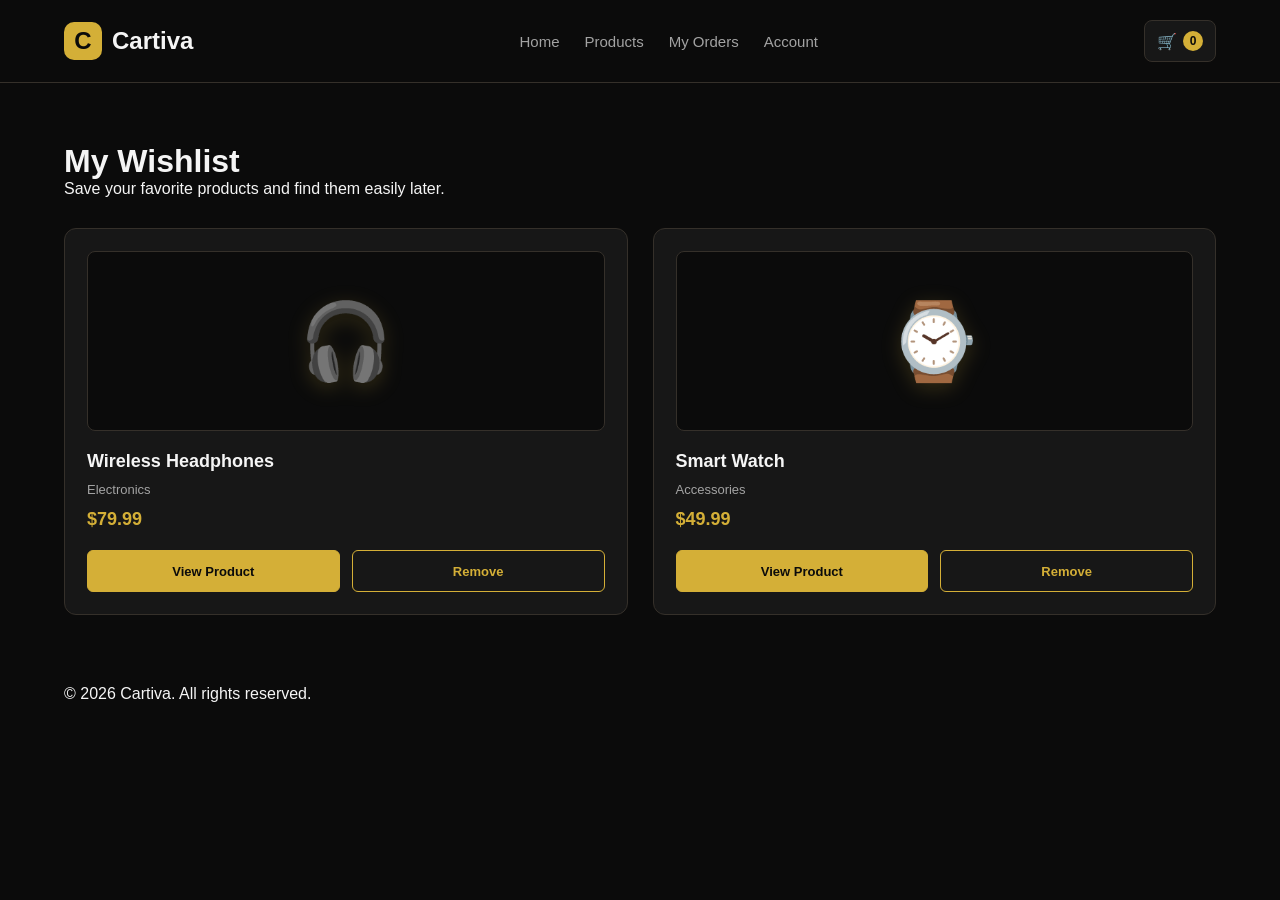
<file: OnlineStore-FrontEnd/html/wishlist.html>
﻿<!DOCTYPE html>
<html lang="en">

<head>
    <meta charset="UTF-8">

    <meta
            name="viewport"
            content="width=device-width, initial-scale=1.0"
    >

    <title>My Wishlist - Cartiva</title>

    <link rel="stylesheet" href="../css/style.css">
</head>

<body>

<header class="site-header">

    <div class="container nav">

        <a href="index.html" class="brand">
            <span class="brand-mark">C</span>
            Cartiva
        </a>

        <nav>
            <a href="index.html">Home</a>
            <a href="products.html">Products</a>
            <a href="orders.html">My Orders</a>
            <a href="account.html">Account</a>
        </nav>

        <div class="nav-actions">
            <a href="cart.html" class="icon-btn">
                🛒
                <span class="badge" id="cart-count">0</span>
            </a>
        </div>

    </div>

</header>


<main class="page">

    <div class="container">

        <div class="page-title">
            <h1>My Wishlist</h1>
            <p>Save your favorite products and find them easily later.</p>
        </div>


        <div id="wishlist-content">

            <div class="wishlist-grid">

                <div class="wishlist-item">

                    <div class="wishlist-image">
                        <span class="wishlist-product-emoji">🎧</span>
                    </div>

                    <div class="wishlist-info">
                        <h2>Wireless Headphones</h2>
                        <p class="wishlist-category">Electronics</p>
                        <p class="wishlist-price">$79.99</p>
                    </div>

                    <div class="wishlist-actions">
                        <a href="product-details.html" class="wishlist-view-btn">
                            View Product
                        </a>

                        <button type="button" class="wishlist-remove-btn">
                            Remove
                        </button>
                    </div>

                </div>


                <div class="wishlist-item">

                    <div class="wishlist-image">
                        <span class="wishlist-product-emoji">⌚</span>
                    </div>

                    <div class="wishlist-info">
                        <h2>Smart Watch</h2>
                        <p class="wishlist-category">Accessories</p>
                        <p class="wishlist-price">$49.99</p>
                    </div>

                    <div class="wishlist-actions">
                        <a href="product-details.html" class="wishlist-view-btn">
                            View Product
                        </a>

                        <button type="button" class="wishlist-remove-btn">
                            Remove
                        </button>
                    </div>

                </div>

            </div>

        </div>

    </div>

</main>


<footer class="footer">

    <div class="container">
        <p>© 2026 Cartiva. All rights reserved.</p>
    </div>

</footer>

</body>
</html>
</file>
<file: OnlineStore-FrontEnd/css/style.css>
﻿
/* Color Theme */

:root {
    --primary-color: #D4AF37;
    --primary-hover: #B8962E;

    --dark-color: #0B0B0B;
    --text-color: #F5F5F5;
    --secondary-text: #A3A3A3;

    --background-color: #0B0B0B;
    --white-color: #171717;
    --muted-color: #111111;
    --border-color: #35302A;

    --gold-light: #3A3020;
}

/* General Settings */

* {
    margin: 0;
    padding: 0;
    box-sizing: border-box;
}

body {
    font-family: Arial, sans-serif;
    background-color: var(--background-color);
    color: var(--text-color);
}

/* Header */

.site-header {
    background-color: var(--dark-color);
    border-bottom: 1px solid var(--border-color);
}

.container {
    width: 90%;
    max-width: 1200px;
    margin: 0 auto;
}

.nav {
    display: flex;
    justify-content: space-between;
    align-items: center;
    padding: 20px 0;
}

.brand {
    display: flex;
    align-items: center;
    gap: 10px;
    text-decoration: none;
    color: var(--text-color);
    font-size: 24px;
    font-weight: bold;
}

.brand-mark {
    background-color: var(--primary-color);
    color: var(--dark-color);
    width: 38px;
    height: 38px;
    display: flex;
    justify-content: center;
    align-items: center;
    border-radius: 10px;
}

.nav nav {
    display: flex;
    gap: 25px;
}

.nav nav a {
    text-decoration: none;
    color: var(--secondary-text);
    font-size: 15px;
    transition: color 0.3s;
}

.nav nav a:hover,
.nav nav a.active {
    color: var(--primary-color);
}

       /* Navigation Actions */

   .nav-actions {
       display: flex;
       align-items: center;
       gap: 12px;
   }

.icon-btn {
    display: inline-flex;
    align-items: center;
    justify-content: center;
    gap: 6px;
    padding: 10px 12px;
    background-color: var(--white-color);
    color: var(--text-color);
    border: 1px solid var(--border-color);
    border-radius: 8px;
    text-decoration: none;
    font-size: 16px;
    cursor: pointer;
    transition: 0.3s;
}

.icon-btn:hover {
    border-color: var(--primary-color);
    color: var(--primary-color);
}

.badge {
    display: inline-flex;
    align-items: center;
    justify-content: center;
    min-width: 20px;
    height: 20px;
    padding: 0 5px;
    background-color: var(--primary-color);
    color: var(--dark-color);
    border-radius: 50%;
    font-size: 12px;
    font-weight: bold;
}

.mobile-only {
    display: none;
}


/* Hero Section */

.hero {
    padding: 80px 0;
    background-color: var(--background-color);
}

.hero-grid {
    display: grid;
    grid-template-columns: 1fr 1fr;
    align-items: center;
    gap: 50px;
}

.eyebrow {
    color: var(--primary-color);
    font-size: 13px;
    font-weight: bold;
    letter-spacing: 1px;
}

.hero h1 {
    font-size: 48px;
    line-height: 1.2;
    margin: 20px 0;
}

.hero h1 span {
    color: var(--primary-color);
}

.hero p {
    color: var(--secondary-text);
    font-size: 16px;
    line-height: 1.8;
    margin-bottom: 25px;
    max-width: 500px;
}

.hero-actions {
    display: flex;
    gap: 15px;
    margin-bottom: 25px;
}

.btn {
    display: inline-block;
    padding: 13px 20px;
    border-radius: 8px;
    text-decoration: none;
    font-weight: bold;
}

.btn-primary {
    background-color: var(--primary-color);
    color: var(--dark-color);
}

.btn-primary:hover {
    background-color: var(--primary-hover);
}

.btn-secondary {
    background-color: var(--white-color);
    color: var(--text-color);
    border: 1px solid var(--border-color);
}

.trust-row {
    display: flex;
    flex-wrap: wrap;
    gap: 15px;
    color: var(--secondary-text);
    font-size: 13px;
}

/* Hero Card */

.hero-card {
    position: relative;
    min-height: 380px;
    background: linear-gradient(135deg, #252016, #171717);
    border-radius: 24px;
    display: flex;
    justify-content: center;
    align-items: center;
    overflow: hidden;
}

.hero-product-glow {
    position: absolute;
    width: 220px;
    height: 220px;
    background-color: #4A3B1D;
    border-radius: 50%;
}

.hero-product {
    position: relative;
    font-size: 140px;
}

/* Floating Cards */

.floating-card {
    position: absolute;
    background-color: #202020;
    padding: 15px 18px;
    border-radius: 12px;
    box-shadow: 0 10px 30px rgba(0, 0, 0, 0.3);
    display: grid;
    grid-template-columns: auto auto;
    align-items: center;
    gap: 5px;
}

.floating-card small {
    grid-column: 2;
    color: var(--secondary-text);
    font-size: 12px;
}

.floating-card.top {
    top: 35px;
    right: 20px;
}

.floating-card.bottom {
    bottom: 35px;
    left: 20px;
}

/* Sections */

.section {
    padding: 70px 0;
}

.muted {
    background-color: var(--muted-color);
}

.section-head {
    display: flex;
    justify-content: space-between;
    align-items: center;
    margin-bottom: 35px;
}

.section-head h2 {
    font-size: 30px;
    margin-top: 10px;
}

.text-link {
    color: var(--primary-color);
    text-decoration: none;
    font-weight: bold;
}

/* Product Grid */

.product-grid {
    display: grid;
    grid-template-columns: repeat(3, 1fr);
    gap: 25px;
}

.product-card {
    background-color: var(--white-color);
    padding: 25px;
    border: 1px solid var(--border-color);
    border-radius: 16px;
    transition: transform 0.3s, box-shadow 0.3s;
}

.product-card:hover {
    transform: translateY(-5px);
    box-shadow: 0 10px 25px rgba(0, 0, 0, 0.3);
}

.product-image {
    height: 180px;
    background-color: #22201B;
    border-radius: 12px;
    display: flex;
    justify-content: center;
    align-items: center;
    font-size: 75px;
    margin-bottom: 20px;
}

.product-card h3 {
    font-size: 20px;
    margin-bottom: 12px;
}

.product-price {
    color: var(--primary-color);
    font-size: 18px;
    font-weight: bold;
    margin-bottom: 20px;
}

/* Product Buttons */

.product-card .product-actions {
    display: flex;
    flex-direction: column;
    align-items: stretch;
    gap: 10px;
    width: 100%;
    margin-top: 16px;
}

.product-card .product-actions > a.btn,
.product-card .product-actions > button.btn {
    display: flex;
    align-items: center;
    justify-content: center;
    width: 100%;
    height: 46px;
    min-height: 46px;
    box-sizing: border-box;
    margin: 0;
    padding: 0 12px;
    font-family: inherit;
    font-size: 14px;
    font-weight: bold;
    line-height: normal;
    text-align: center;
    text-decoration: none;
    border-radius: 8px;
}


/* Categories */

.category-grid {
    display: grid;
    grid-template-columns: repeat(4, 1fr);
    gap: 20px;
}

.category-card {
    background-color: var(--white-color);
    padding: 25px 15px;
    border: 1px solid var(--border-color);
    border-radius: 16px;
    text-align: center;
    text-decoration: none;
    color: var(--text-color);
    transition: transform 0.3s, box-shadow 0.3s;
}

.category-card:hover {
    transform: translateY(-5px);
    box-shadow: 0 10px 25px rgba(0, 0, 0, 0.3);
}

.category-card span {
    display: block;
    font-size: 40px;
    margin-bottom: 15px;
}

.category-card h3 {
    margin-bottom: 10px;
    font-size: 18px;
}

.category-card p {
    color: var(--secondary-text);
    font-size: 14px;
    line-height: 1.5;
}

/* Store Benefits */

.benefits {
    display: grid;
    grid-template-columns: repeat(4, 1fr);
    gap: 25px;
}

.benefits > div {
    padding: 15px 0;
}

.benefit-icon {
    display: block;
    font-size: 30px;
    margin-bottom: 15px;
}

.benefits h3 {
    margin-bottom: 10px;
    font-size: 17px;
}

.benefits p {
    color: var(--secondary-text);
    font-size: 14px;
    line-height: 1.6;
}

/* Products Page */

.page {
    padding: 60px 0 70px;
}

.products-title {
    display: flex;
    justify-content: space-between;
    align-items: center;
    margin-bottom: 35px;
}

.products-title h1 {
    font-size: 36px;
    margin: 12px 0;
}

.products-title p {
    color: var(--secondary-text);
    font-size: 16px;
    line-height: 1.8;
}

.filters {
    display: flex;
    gap: 15px;
    margin-bottom: 35px;
}

.search-box {
    display: flex;
    align-items: center;
    gap: 10px;
    flex: 1;
    padding: 0 15px;
    background-color: var(--white-color);
    border: 1px solid var(--border-color);
    border-radius: 8px;
}

.search-box span {
    color: var(--primary-color);
    font-size: 24px;
}

.search-box input {
    width: 100%;
    padding: 13px 0;
    background: transparent;
    border: none;
    outline: none;
    color: var(--text-color);
    font-size: 14px;
}

.search-box input::placeholder {
    color: var(--secondary-text);
}

.filters select {
    padding: 13px 15px;
    background-color: var(--white-color);
    border: 1px solid var(--border-color);
    border-radius: 8px;
    color: var(--text-color);
    font-size: 14px;
}
.product-actions {
    display: flex;
    flex-direction: column;
    gap: 10px;
    margin-top: 15px;
}

.product-actions .btn {
    width: 100%;
    text-align: center;
    cursor: pointer;
}

.btn-add-cart {
    padding: 12px 20px;
    background-color: transparent;
    border: 1px solid var(--primary-color);
    border-radius: 8px;
    color: var(--primary-color);
    font-size: 14px;
    font-weight: 600;
    transition: 0.3s;
}

.btn-add-cart:hover {
    background-color: var(--primary-color);
    color: var(--dark-color);
}

/* Product Details Page */

.product-details {
    display: grid;
    grid-template-columns: 1fr 1fr;
    align-items: center;
    gap: 50px;
    padding: 40px 0;
}

.product-details-image {
    min-height: 380px;
    background: linear-gradient(135deg, #252016, #171717);
    border: 1px solid var(--border-color);
    border-radius: 24px;
    display: flex;
    justify-content: center;
    align-items: center;
    font-size: 140px;
}

.product-details-info h1 {
    font-size: 36px;
    margin: 15px 0;
}

.details-description {
    color: var(--secondary-text);
    font-size: 16px;
    line-height: 1.8;
    margin-bottom: 25px;
}

.details-price {
    color: var(--primary-color);
    font-size: 28px;
    font-weight: bold;
    margin-bottom: 20px;
}

.details-quantity {
    color: var(--secondary-text);
    margin-bottom: 25px;
}

.details-quantity span {
    color: var(--text-color);
    font-weight: bold;
}
       /* Quantity Control */

   .quantity-control {
       display: flex;
       flex-direction: column;
       align-items: flex-start;
       gap: 12px;
       margin-bottom: 25px;
   }

.quantity-control label {
    color: var(--text-color);
    font-size: 14px;
    font-weight: 600;
}

.quantity-input {
    display: flex;
    align-items: center;
    overflow: hidden;
    border: 1px solid var(--border-color);
    border-radius: 10px;
    background-color: var(--white-color);
}

.quantity-btn {
    width: 44px;
    height: 44px;
    border: none;
    background-color: transparent;
    color: var(--primary-color);
    font-size: 22px;
    cursor: pointer;
    transition: 0.3s;
}

.quantity-btn:hover {
    background-color: var(--primary-color);
    color: var(--dark-color);
}

.quantity-input input {
    width: 55px;
    height: 44px;
    padding: 0;
    border: none;
    border-left: 1px solid var(--border-color);
    border-right: 1px solid var(--border-color);
    outline: none;
    background-color: transparent;
    color: var(--text-color);
    font-size: 16px;
    font-weight: 600;
    text-align: center;
}

/* Remove Number Input Arrows */

.quantity-input input::-webkit-inner-spin-button,
.quantity-input input::-webkit-outer-spin-button {
    -webkit-appearance: none;
    margin: 0;
}

.quantity-input input {
    -moz-appearance: textfield;
}

.product-actions {
    display: flex;
    flex-direction: column;
    align-items: flex-start;
    gap: 12px;
}

.product-actions-row {
    display: flex;
    gap: 12px;
}

.product-actions .add-to-cart,
.product-actions .back-link {
    display: flex;
    justify-content: center;
    align-items: center;
    width: 180px;
    min-height: 44px;
    box-sizing: border-box;
    padding: 12px;
    margin: 0;
    border-radius: 6px;
    font-size: 14px;
    font-weight: 600;
    text-align: center;
}

.product-actions .add-to-cart {
    border: 1px solid var(--primary-color);
    cursor: pointer;
}

.product-actions .back-link {
    border: 1px solid var(--primary-color);
    background-color: transparent;
    color: var(--primary-color);
    text-decoration: none;
    transition: 0.3s ease;
}

.product-actions .back-link:hover {
    background-color: var(--primary-color);
    color: var(--dark-color);
}

.product-actions .back-to-products {
    width: 372px;
}
       /* Cart Page */
   .cart-title {
       margin-bottom: 35px;
   }

.cart-title h1 {
    font-size: 36px;
    margin: 12px 0;
}

.cart-title p {
    color: var(--secondary-text);
    line-height: 1.8;
}

/* Cart Layout */

.cart-layout {
    display: grid;
    grid-template-columns: 1.7fr 1fr;
    gap: 30px;
    align-items: start;
}


/* Cart Item */

.cart-item {
    display: grid;
    grid-template-columns: 130px minmax(0, 1fr) auto;
    grid-template-areas:
        "image info quantity"
        "image info total"
        "image info remove";
    gap: 15px 20px;
    align-items: center;
    padding: 22px;
    background-color: var(--white-color);
    border: 1px solid var(--border-color);
    border-radius: 14px;
}

.cart-item-image {
    grid-area: image;
    width: 130px;
    height: 130px;
    display: flex;
    justify-content: center;
    align-items: center;
    background: linear-gradient(135deg, #302719, #111111);
    border: 1px solid var(--border-color);
    border-radius: 14px;
    font-size: 55px;
}


.cart-item-info {
    grid-area: info;
    min-width: 0;
}

.cart-item-quantity {
    grid-area: quantity;
}

.cart-item-total {
    grid-area: total;
}

.cart-item .remove-btn {
    grid-area: remove;
    justify-self: start;
}

.cart-item-quantity,
.cart-item-total {
    display: flex;
    flex-direction: column;
    align-items: flex-start;
    gap: 8px;
}

.cart-item-quantity label,
.cart-item-total span {
    color: var(--secondary-text);
    font-size: 13px;
}

.cart-item-quantity .quantity-input {
    display: flex;
    align-items: center;
}

.cart-item-total strong {
    color: var(--primary-color);
    font-size: 16px;
}

.remove-btn {
    width: fit-content;
    padding: 9px 13px;
    background-color: transparent;
    color: #E57373;
    border: 1px solid #633737;
    border-radius: 7px;
    cursor: pointer;
    transition: 0.3s;
}

.remove-btn:hover {
    background-color: #633737;
    color: #FFFFFF;
}

/* Order Summary */

.cart-summary {
    padding: 25px;
    background-color: var(--white-color);
    border: 1px solid var(--border-color);
    border-radius: 14px;
}

.cart-summary h2 {
    margin: 0 0 25px;
    font-size: 22px;
    color: var(--text-color);
}

.summary-row {
    display: flex;
    justify-content: space-between;
    align-items: flex-start;
    gap: 15px;
    margin-bottom: 20px;
    color: var(--secondary-text);
    font-size: 14px;
}

.summary-row span:last-child {
    text-align: right;
}

.summary-divider {
    height: 1px;
    background-color: var(--border-color);
    margin: 25px 0;
}

.summary-total {
    color: var(--text-color);
    font-size: 17px;
}

.summary-total strong {
    color: var(--primary-color);
    font-size: 22px;
}

.checkout-btn {
    display: flex;
    justify-content: center;
    width: 100%;
    margin-top: 25px;
    box-sizing: border-box;
}

.continue-shopping {
    display: block;
    margin-top: 20px;
    color: var(--primary-color);
    text-align: center;
    text-decoration: none;
    font-size: 14px;
}

.continue-shopping:hover {
    color: var(--primary-hover);
}

       /* Authentication Pages */

   .auth-page {
       min-height: 100vh;
       background:
               radial-gradient(ellipse at top, #211b10 0%, var(--dark-color) 55%);
   }

.auth-wrap {
    width: 100%;
    max-width: 460px;
    margin: 0 auto;
    padding: 50px 20px;
    box-sizing: border-box;
}

.auth-brand {
    display: flex;
    justify-content: center;
    width: fit-content;
    margin: 0 auto 35px;
}

.auth-card {
    padding: 35px;
    background-color: var(--white-color);
    border: 1px solid var(--border-color);
    border-radius: 16px;
    box-shadow: 0 15px 40px rgba(0, 0, 0, 0.25);
}

.auth-card .eyebrow {
    display: block;
    margin-bottom: 12px;
    color: var(--primary-color);
    font-size: 12px;
    font-weight: bold;
    letter-spacing: 2px;
}

.auth-card h1 {
    margin: 0 0 12px;
    color: var(--text-color);
    font-size: 32px;
}

.muted-text {
    margin-bottom: 28px;
    color: var(--secondary-text);
    font-size: 14px;
    line-height: 1.7;
}

.auth-card form {
    display: flex;
    flex-direction: column;
    gap: 20px;
}

.auth-card form label {
    display: flex;
    flex-direction: column;
    gap: 9px;
    color: var(--text-color);
    font-size: 14px;
    font-weight: 600;
}

.auth-card input {
    width: 100%;
    padding: 13px 14px;
    box-sizing: border-box;
    background-color: var(--dark-color);
    border: 1px solid var(--border-color);
    border-radius: 8px;
    color: var(--text-color);
    font-size: 14px;
    outline: none;
    transition: border-color 0.3s;
}

.auth-card input::placeholder {
    color: var(--secondary-text);
}

.auth-card input:focus {
    border-color: var(--primary-color);
}

.btn-block {
    display: block;
    width: 100%;
    margin-top: 5px;
    cursor: pointer;
}

.auth-switch {
    margin: 25px 0 0;
    color: var(--secondary-text);
    text-align: center;
    font-size: 14px;
    line-height: 1.8;
}

.auth-switch a {
    color: var(--primary-color);
    font-weight: bold;
    text-decoration: none;
}

.auth-switch a:hover {
    color: var(--primary-hover);
}

@media (max-width: 480px) {
    .auth-wrap {
        padding: 30px 15px;
    }

    .auth-card {
        padding: 25px 20px;
    }
}

/* Checkout Page */

/* Checkout Title Alignment */

.checkout-title {
    display: flex;
    flex-direction: column;
    align-items: flex-start;
    text-align: left;
    margin-bottom: 35px;
}

.checkout-title .eyebrow,
.checkout-title h1,
.checkout-title p {
    width: 100%;
    text-align: left;
    margin-left: 0;
    margin-right: 0;
}

.checkout-title .eyebrow {
    display: block;
    margin-bottom: 12px;
}

.checkout-title h1 {
    margin-top: 0;
    margin-bottom: 14px;
}

.checkout-title p {
    margin-top: 0;
}
/* Checkout Layout */

.checkout-grid {
    display: grid;
    grid-template-columns: 1.7fr 1fr;
    gap: 30px;
    align-items: start;
}

.card {
    padding: 28px;
    background-color: var(--white-color);
    border: 1px solid var(--border-color);
    border-radius: 14px;
}

.form-card h2,
.summary h2 {
    margin: 0 0 25px;
    color: var(--text-color);
    font-size: 22px;
}

/* Form Layout */

.form-grid {
    display: grid;
    grid-template-columns: repeat(2, minmax(0, 1fr));
    gap: 22px 18px;
}

.form-grid label {
    display: flex;
    flex-direction: column;
    gap: 10px;
    color: var(--text-color);
    font-size: 14px;
    font-weight: 600;
}

.form-grid .full {
    grid-column: 1 / -1;
}

.form-grid input,
.form-grid select {
    width: 100%;
    padding: 13px 14px;
    box-sizing: border-box;
    background-color: var(--dark-color);
    color: var(--text-color);
    border: 1px solid var(--border-color);
    border-radius: 8px;
    font-size: 14px;
    outline: none;
}

.form-grid input::placeholder {
    color: var(--secondary-text);
}

.form-grid input:focus,
.form-grid select:focus {
    border-color: var(--primary-color);
}

/* Checkout Note */

.checkout-note {
    display: flex;
    align-items: center;
    gap: 12px;
    margin: 25px 0;
    padding: 16px 18px;
    background: linear-gradient(
            135deg,
            #17140D,
            #111111
    );
    border: 1px solid rgba(212, 175, 55, 0.3);
    border-left: 3px solid var(--primary-color);
    border-radius: 10px;
    color: var(--secondary-text);
    font-size: 16px;
    line-height: 1.8;
}

.note-icon {
    display: flex;
    align-items: center;
    justify-content: center;
    flex-shrink: 0;
    width: 24px;
    height: 24px;
    border: 1px solid var(--primary-color);
    border-radius: 50%;
    color: var(--primary-color);
    font-size: 14px;
    font-weight: bold;
}

.checkout-note p {
    margin: 0;
}




/* Order Summary */

.summary {
    position: relative;
}

.summary .summary-items {
    color: #999;
    font-size: 14px;
    margin-bottom: 24px;
}

.summary .summary-row {
    margin-bottom: 22px;
}

.summary .summary-divider {
    margin: 25px 0;
}

.summary .summary-total strong {
    color: #d4af37;
}

.summary .checkout-btn {
    display: flex;
    justify-content: center;
    width: 100%;
    box-sizing: border-box;
}

/* =========================
   My Orders
========================= */

#orders-list {
    display: grid;
    gap: 22px;
    margin-top: 35px;
}

/* Order Card */

.order-card {
    padding: 25px;
    background-color: var(--white-color);
    border: 1px solid var(--border-color);
    border-radius: 12px;
    transition: border-color 0.3s ease;
}

.order-card:hover {
    border-color: var(--primary-color);
}

/* Order Header */

.order-header {
    display: flex;
    justify-content: space-between;
    align-items: center;
    gap: 15px;
    flex-wrap: wrap;
    padding-bottom: 18px;
    border-bottom: 1px solid var(--border-color);
}

.order-number {
    margin: 0 0 6px;
    color: var(--primary-color);
    font-size: 17px;
}

.order-date {
    margin: 0;
    color: var(--secondary-text);
    font-size: 14px;
}

/* Order Status */

.order-status {
    display: inline-block;
    padding: 7px 13px;
    border: 1px solid var(--border-color);
    border-radius: 20px;
    color: var(--primary-color);
    font-size: 13px;
    font-weight: 600;
}

/* Order Details */

.order-details {
    display: flex;
    justify-content: space-between;
    align-items: center;
    gap: 20px;
    flex-wrap: wrap;
    padding: 20px 0;
}

.order-items {
    color: var(--secondary-text);
    font-size: 14px;
}

.order-total {
    display: flex;
    flex-direction: column;
    gap: 6px;
}

.order-total span {
    color: var(--secondary-text);
    font-size: 13px;
}

.order-total strong {
    color: var(--primary-color);
    font-size: 22px;
}

/* Order Actions */

.order-actions {
    display: flex;
    justify-content: flex-end;
    padding-top: 18px;
    border-top: 1px solid var(--border-color);
}

.order-details-btn {
    display: inline-block;
    padding: 10px 18px;
    border: 1px solid var(--primary-color);
    border-radius: 6px;
    color: var(--primary-color);
    text-decoration: none;
    font-size: 14px;
    transition: 0.3s ease;
}

.order-details-btn:hover {
    background-color: var(--primary-color);
    color: var(--dark-color);
}

/* Empty Orders */

.empty-orders {
    padding: 50px 20px;
    text-align: center;
    background-color: var(--white-color);
    border: 1px solid var(--border-color);
    border-radius: 12px;
}

.empty-orders h2 {
    margin: 0 0 12px;
    color: var(--text-color);
}

.empty-orders p {
    margin-bottom: 25px;
    color: var(--secondary-text);
    line-height: 1.7;
}

.empty-orders a {
    display: inline-block;
    padding: 12px 22px;
    background-color: var(--primary-color);
    border-radius: 6px;
    color: var(--dark-color);
    text-decoration: none;
    font-weight: 600;
    transition: background-color 0.3s ease;
}

.empty-orders a:hover {
    background-color: var(--primary-hover);
}


/* =========================
   Order Details
========================= */

#order-details {
    display: grid;
    grid-template-columns: repeat(2, minmax(0, 1fr));
    gap: 24px;
    margin-top: 35px;
}

/* Details Cards */

.order-detail-card {
    padding: 24px;
    background-color: var(--white-color);
    border: 1px solid var(--border-color);
    border-radius: 12px;
}

.order-detail-card h2 {
    margin: 0 0 22px;
    padding-bottom: 15px;
    border-bottom: 1px solid var(--border-color);
    color: var(--primary-color);
    font-size: 19px;
}

/* Information Rows */

.detail-row {
    display: flex;
    justify-content: space-between;
    align-items: center;
    gap: 15px;
    padding: 12px 0;
    border-bottom: 1px solid var(--border-color);
}

.detail-row:last-child {
    border-bottom: none;
}

.detail-label {
    color: var(--secondary-text);
    font-size: 14px;
}

.detail-value {
    color: var(--text-color);
    font-size: 14px;
    font-weight: 500;
    text-align: right;
}

/* Order Status */

.detail-status {
    display: inline-block;
    padding: 6px 12px;
    border: 1px solid var(--primary-color);
    border-radius: 20px;
    color: var(--primary-color);
    font-size: 12px;
}

/* Products */
.order-detail-products {
    grid-column: 1 / -1;
}

.order-product {
    display: flex;
    justify-content: space-between;
    align-items: center;
    gap: 20px;
    padding: 16px 0;
    border-bottom: 1px solid var(--border-color);
}

.order-product:nth-last-child(2) {
    border-bottom: none;
    padding-bottom: 0;
}

.order-product-info h3 {
    margin: 0 0 8px;
    color: var(--text-color);
    font-size: 15px;
}

.order-product-info p {
    margin: 0;
    color: var(--secondary-text);
    font-size: 13px;
}

.order-product-price {
    color: var(--primary-color);
    font-weight: 600;
    white-space: nowrap;
}
/* Order Total */

.order-detail-total {
    display: flex;
    justify-content: space-between;
    align-items: center;
    gap: 15px;
    margin-top: 20px;
    padding-top: 18px;
    border-top: 1px solid var(--border-color);
}

.order-detail-total span {
    color: var(--text-color);
    font-weight: 600;
}

.order-detail-total strong {
    color: var(--primary-color);
    font-size: 22px;
}


/* Order Details Actions */
.order-detail-actions {
    display: flex;
    align-items: center;
    gap: 15px;
    margin-top: 25px;
}

.order-detail-actions .track-order-btn,
.order-detail-actions .order-back-btn {
    display: inline-flex;
    justify-content: center;
    align-items: center;
    box-sizing: border-box;
    min-width: 180px;
    padding: 12px 20px;
    border: 1px solid var(--primary-color);
    border-radius: 6px;
    font-size: 14px;
    font-weight: 600;
    text-decoration: none;
    text-align: center;
    transition: 0.3s ease;
}

.order-detail-actions .track-order-btn {
    background-color: var(--primary-color);
    color: var(--dark-color);
}

.order-detail-actions .track-order-btn:hover {
    background-color: var(--primary-hover);
    border-color: var(--primary-hover);
}

.order-detail-actions .order-back-btn {
    background-color: transparent;
    color: var(--primary-color);
}

.order-detail-actions .order-back-btn:hover {
    background-color: var(--primary-color);
    color: var(--dark-color);
}


/* Account Page */

#account-view {
    display: grid;
    grid-template-columns: repeat(2, minmax(0, 1fr));
    gap: 25px;
    margin-top: 35px;
}

.account-card {
    padding: 28px;
    background-color: var(--white-color);
    border: 1px solid var(--border-color);
    border-radius: 12px;
    transition: border-color 0.3s ease;
}

.account-card:hover {
    border-color: var(--primary-color);
}

.account-card h2 {
    margin: 0 0 22px;
    padding-bottom: 15px;
    border-bottom: 1px solid var(--border-color);
    color: var(--primary-color);
    font-size: 20px;
}

.account-info {
    display: flex;
    flex-direction: column;
    gap: 18px;
}

.account-row {
    display: flex;
    justify-content: space-between;
    align-items: center;
    gap: 20px;
    padding-bottom: 14px;
    border-bottom: 1px solid var(--border-color);
}

.account-row:last-child {
    border-bottom: none;
    padding-bottom: 0;
}

.account-label {
    color: var(--secondary-text);
    font-size: 14px;
}

.account-value {
    color: var(--text-color);
    font-size: 14px;
    font-weight: 500;
    text-align: right;
}

.account-actions {
    display: flex;
    flex-direction: column;
    gap: 12px;
}

.account-link {
    display: flex;
    justify-content: space-between;
    align-items: center;
    padding: 15px 18px;
    border: 1px solid var(--border-color);
    border-radius: 8px;
    color: var(--text-color);
    text-decoration: none;
    transition: border-color 0.3s ease, color 0.3s ease;
}

.account-link:hover {
    border-color: var(--primary-color);
    color: var(--primary-color);
}

.account-link span:last-child {
    color: var(--primary-color);
    font-size: 18px;
}

.account-button {
    display: inline-block;
    padding: 12px 20px;
    border: 1px solid var(--primary-color);
    border-radius: 6px;
    background-color: var(--primary-color);
    color: var(--dark-color);
    font-size: 14px;
    font-weight: 600;
    text-align: center;
    text-decoration: none;
    cursor: pointer;
    transition: background-color 0.3s ease;
}

.account-button:hover {
    background-color: var(--primary-hover);
}
.account-logout {
    display: block;
    width: fit-content;
    margin: 25px auto 0;
    background-color: transparent;
    color: var(--primary-color);
}

.account-logout:hover {
    background-color: var(--primary-color);
    color: var(--dark-color);
}


/* Reviews Page */

#reviews-product {
    margin-top: 30px;
}

.review-product {
    padding: 25px;
    background-color: var(--white-color);
    border: 1px solid var(--border-color);
    border-radius: 12px;
}

.reviews-list {
    display: grid;
    gap: 20px;
    margin-top: 25px;
}

.review-item {
    padding: 22px;
    background-color: var(--white-color);
    border: 1px solid var(--border-color);
    border-radius: 10px;
    transition: border-color 0.3s ease;
}

.review-item:hover {
    border-color: var(--primary-color);
}

.review-header {
    display: flex;
    justify-content: space-between;
    align-items: center;
    gap: 20px;
    margin-bottom: 15px;
}

.review-author {
    margin: 0;
    color: var(--text-color);
    font-size: 16px;
    font-weight: 600;
}

.review-date {
    margin-top: 6px;
    color: var(--secondary-text);
    font-size: 13px;
}

.review-rating {
    color: var(--primary-color);
    font-size: 16px;
    letter-spacing: 2px;
}

.review-text {
    margin: 0;
    color: var(--secondary-text);
    font-size: 14px;
    line-height: 1.8;
}

/* Review Form */

.review-form-card {
    margin-top: 35px;
    padding: 28px;
    background-color: var(--white-color);
    border: 1px solid var(--border-color);
    border-radius: 12px;
}

.review-form-card h2 {
    margin: 0 0 25px;
    padding-bottom: 15px;
    border-bottom: 1px solid var(--border-color);
    color: var(--primary-color);
    font-size: 22px;
}

#review-form {
    display: flex;
    flex-direction: column;
    gap: 22px;
}

#review-form label {
    display: flex;
    flex-direction: column;
    gap: 10px;
    color: var(--text-color);
    font-size: 14px;
    font-weight: 500;
}

#review-rating,
#review-text {
    width: 100%;
    box-sizing: border-box;
    padding: 13px 15px;
    border: 1px solid var(--border-color);
    border-radius: 6px;
    outline: none;
    background-color: var(--dark-color);
    color: var(--text-color);
    font-family: inherit;
    font-size: 14px;
    transition: border-color 0.3s ease;
}

#review-rating {
    cursor: pointer;
}

#review-text {
    resize: vertical;
    line-height: 1.7;
}

#review-rating:focus,
#review-text:focus {
    border-color: var(--primary-color);
}

#review-text::placeholder {
    color: var(--secondary-text);
}

#review-form .btn {
    align-self: flex-start;
    padding: 12px 24px;
    border: 1px solid var(--primary-color);
    border-radius: 6px;
    font-size: 14px;
    font-weight: 600;
    cursor: pointer;
    transition: background-color 0.3s ease, color 0.3s ease;
}

#review-form .btn-primary {
    background-color: var(--primary-color);
    color: var(--dark-color);
}

#review-form .btn-primary:hover {
    background-color: var(--primary-hover);
    border-color: var(--primary-hover);
}

/* Order Tracking Page */

#tracking-content {
    display: grid;
    grid-template-columns: 1fr;
    gap: 25px;
    margin-top: 35px;
}

.tracking-card {
    padding: 28px;
    background-color: var(--white-color);
    border: 1px solid var(--border-color);
    border-radius: 12px;
}

.tracking-card h2 {
    margin: 0 0 22px;
    padding-bottom: 15px;
    border-bottom: 1px solid var(--border-color);
    color: var(--primary-color);
    font-size: 21px;
}

.tracking-info {
    display: grid;
    grid-template-columns: repeat(2, minmax(0, 1fr));
    gap: 22px;
}

.tracking-info-item {
    display: flex;
    flex-direction: column;
    gap: 8px;
    padding-bottom: 15px;
    border-bottom: 1px solid var(--border-color);
}

.tracking-label {
    color: var(--secondary-text);
    font-size: 13px;
}

.tracking-value {
    color: var(--text-color);
    font-size: 15px;
    font-weight: 600;
}

.tracking-status {
    display: inline-block;
    width: fit-content;
    padding: 7px 13px;
    border: 1px solid var(--primary-color);
    border-radius: 20px;
    color: var(--primary-color);
    font-size: 13px;
    font-weight: 600;
}

/* Tracking Progress */

.tracking-progress {
    display: flex;
    justify-content: space-between;
    align-items: flex-start;
    gap: 15px;
    margin-top: 35px;
}

.tracking-step {
    position: relative;
    display: flex;
    flex: 1;
    flex-direction: column;
    align-items: center;
    gap: 12px;
    text-align: center;
}

.tracking-step:not(:last-child)::after {
    content: "";
    position: absolute;
    top: 17px;
    left: calc(50% + 22px);
    width: calc(100% - 29px);
    height: 2px;
    background-color: var(--border-color);
}

.tracking-step.completed:not(:last-child)::after {
    background-color: var(--primary-color);
}

.tracking-step-icon {
    display: flex;
    justify-content: center;
    align-items: center;
    width: 36px;
    height: 36px;
    border: 2px solid var(--border-color);
    border-radius: 50%;
    background-color: var(--dark-color);
    color: var(--secondary-text);
    font-size: 15px;
    font-weight: 600;
    z-index: 1;
}

.tracking-step.completed .tracking-step-icon {
    border-color: var(--primary-color);
    background-color: var(--primary-color);
    color: var(--dark-color);
}

.tracking-step-title {
    color: var(--secondary-text);
    font-size: 13px;
    font-weight: 500;
}

.tracking-step.completed .tracking-step-title {
    color: var(--primary-color);
}

/* Shipping Information */

.tracking-shipping {
    display: flex;
    flex-direction: column;
    gap: 18px;
}

.tracking-shipping-row {
    display: flex;
    justify-content: space-between;
    align-items: center;
    gap: 20px;
    padding-bottom: 14px;
    border-bottom: 1px solid var(--border-color);
}

.tracking-shipping-row:last-child {
    padding-bottom: 0;
    border-bottom: none;
}

.tracking-shipping-label {
    color: var(--secondary-text);
    font-size: 14px;
}

.tracking-shipping-value {
    color: var(--text-color);
    font-size: 14px;
    font-weight: 500;
    text-align: right;
}

.tracking-back-btn {
    display: inline-block;
    width: fit-content;
    padding: 12px 20px;
    border: 1px solid var(--primary-color);
    border-radius: 6px;
    background-color: transparent;
    color: var(--primary-color);
    font-size: 14px;
    font-weight: 600;
    text-decoration: none;
    text-align: center;
    transition: 0.3s ease;
}

.tracking-back-btn:hover {
    background-color: var(--primary-color);
    color: var(--dark-color);
}


/* Wishlist Page */
#wishlist-content {
    margin-top: 30px;
}

.wishlist-grid {
    display: grid;
    grid-template-columns: repeat(2, minmax(0, 1fr));
    gap: 25px;
}

.wishlist-item {
    display: flex;
    flex-direction: column;
    padding: 22px;
    background-color: var(--white-color);
    border: 1px solid var(--border-color);
    border-radius: 12px;
    transition: border-color 0.3s ease;
}

.wishlist-item:hover {
    border-color: var(--primary-color);
}

.wishlist-image {
    display: flex;
    justify-content: center;
    align-items: center;
    height: 180px;
    margin-bottom: 20px;
    border: 1px solid var(--border-color);
    border-radius: 8px;
    background-color: var(--dark-color);
    color: var(--secondary-text);
    font-size: 14px;
}

.wishlist-info h2 {
    margin: 0 0 10px;
    color: var(--text-color);
    font-size: 18px;
}

.wishlist-category {
    margin: 0 0 12px;
    color: var(--secondary-text);
    font-size: 13px;
}

.wishlist-price {
    margin: 0 0 20px;
    color: var(--primary-color);
    font-size: 18px;
    font-weight: 700;
}

.wishlist-actions {
    display: flex;
    gap: 12px;
    margin-top: auto;
}

.wishlist-view-btn,
.wishlist-remove-btn {
    display: inline-flex;
    justify-content: center;
    align-items: center;
    flex: 1;
    box-sizing: border-box;
    min-height: 42px;
    padding: 10px 14px;
    border: 1px solid var(--primary-color);
    border-radius: 6px;
    font-family: inherit;
    font-size: 13px;
    font-weight: 600;
    text-align: center;
    text-decoration: none;
    cursor: pointer;
    transition: 0.3s ease;
}

.wishlist-view-btn {
    background-color: var(--primary-color);
    color: var(--dark-color);
}

.wishlist-view-btn:hover {
    background-color: var(--primary-hover);
    border-color: var(--primary-hover);
}

.wishlist-remove-btn {
    background-color: transparent;
    color: var(--primary-color);
}

.wishlist-remove-btn:hover {
    background-color: var(--primary-color);
    color: var(--dark-color);
}
.wishlist-product-emoji {
    font-size: 75px;
    line-height: 1;
    filter: drop-shadow(0 5px 10px rgba(212, 175, 55, 0.2));
    transition: transform 0.3s ease;
}

.wishlist-item:hover .wishlist-product-emoji {
    transform: scale(1.1);
}
/* Footer */

.site-footer {
    background-color: #050505;
    padding: 30px 0;
    margin-top: 30px;
}

.footer-content {
    display: flex;
    justify-content: space-between;
    align-items: center;
    gap: 20px;
}

.site-footer .brand {
    color: var(--text-color);
}

.site-footer p {
    color: #A3A3A3;
    font-size: 14px;
}

.footer-links {
    display: flex;
    gap: 20px;
}

.footer-links a {
    color: #A3A3A3;
    text-decoration: none;
    font-size: 14px;
}

.footer-links a:hover {
    color: var(--primary-color);
}
</file>
